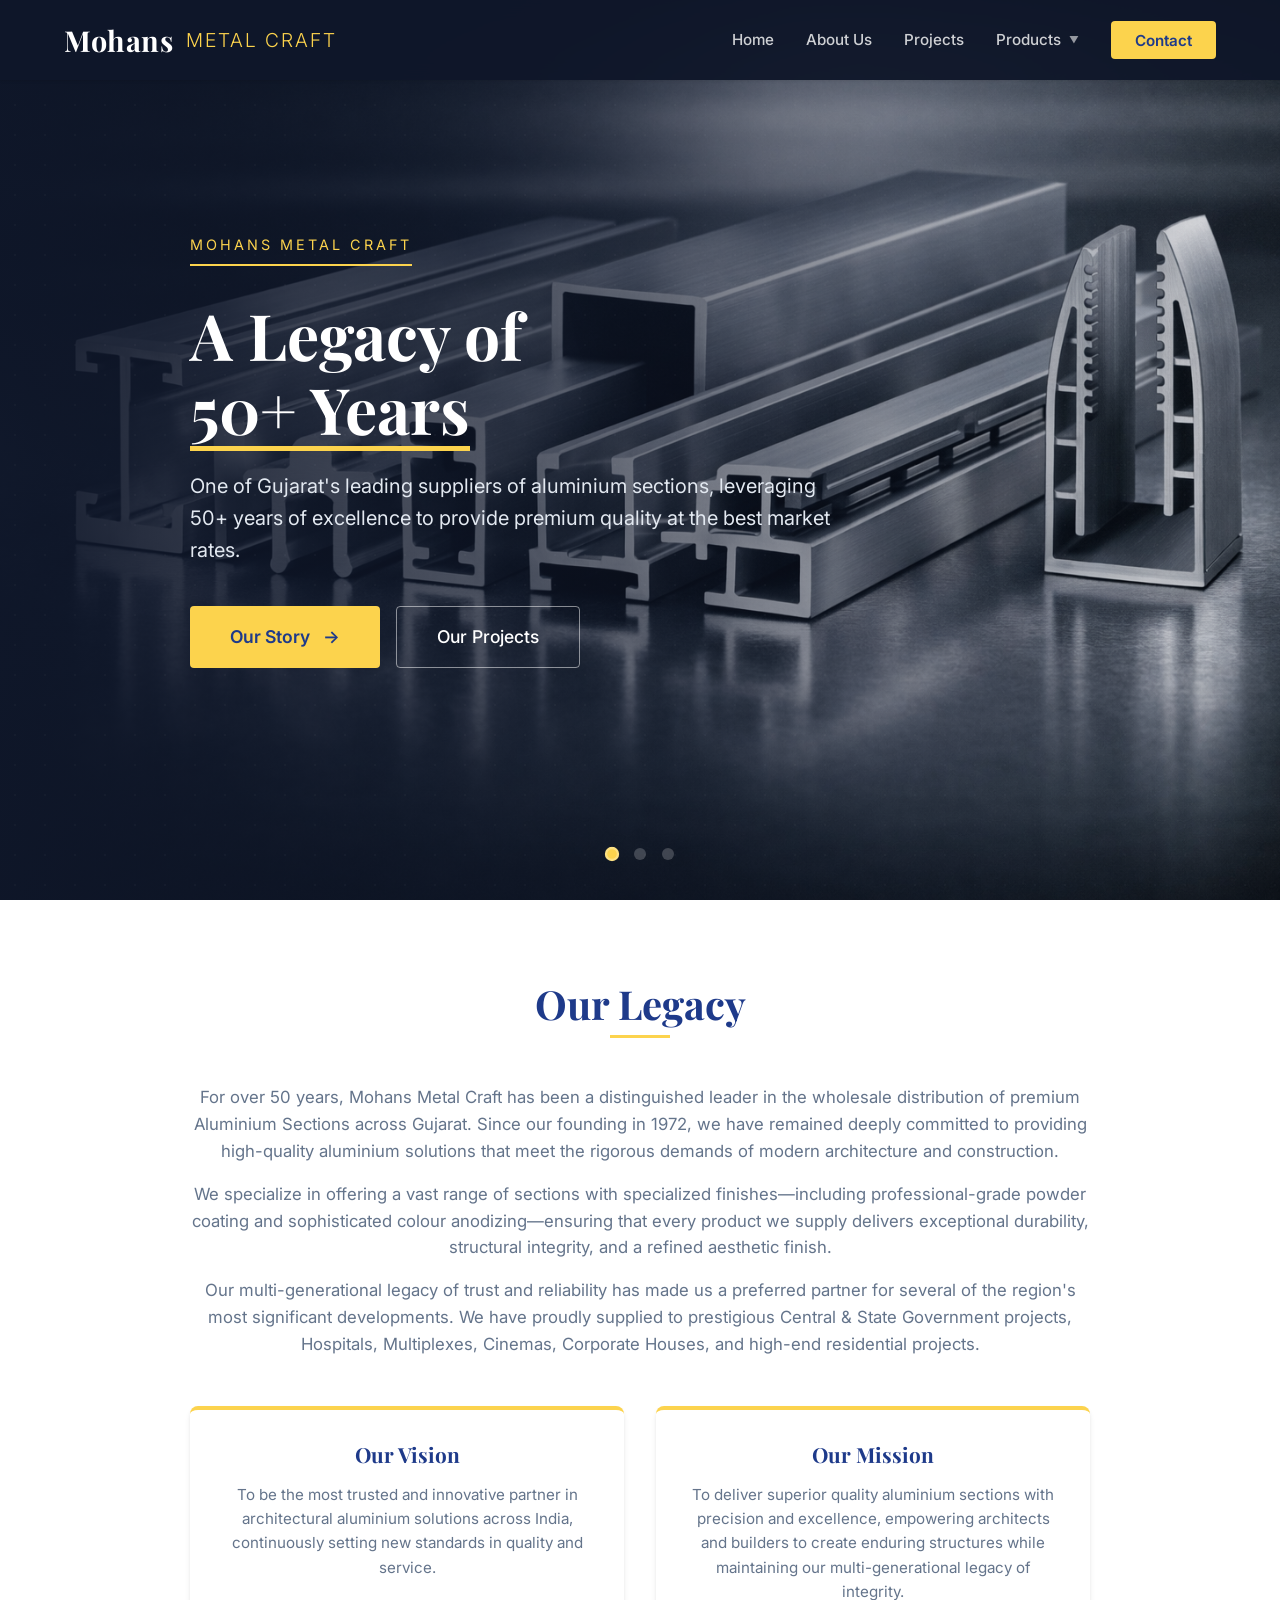
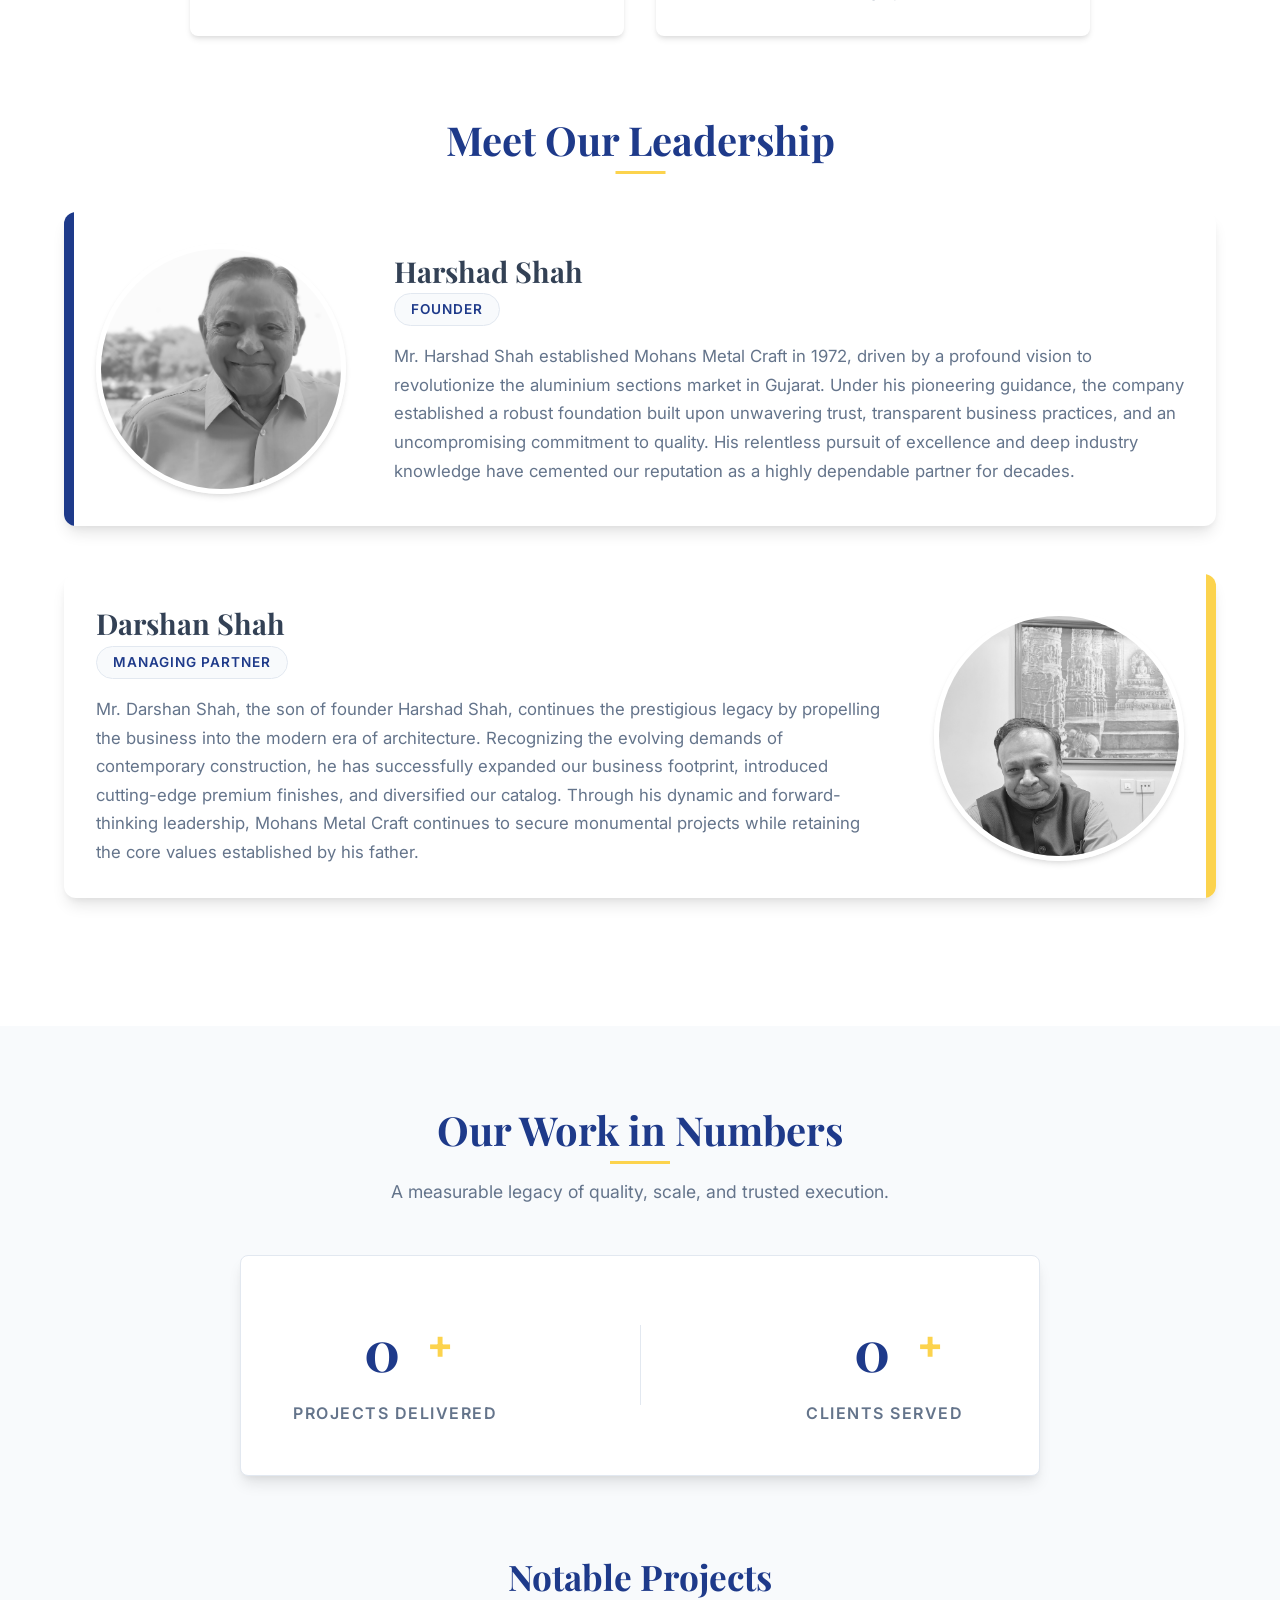
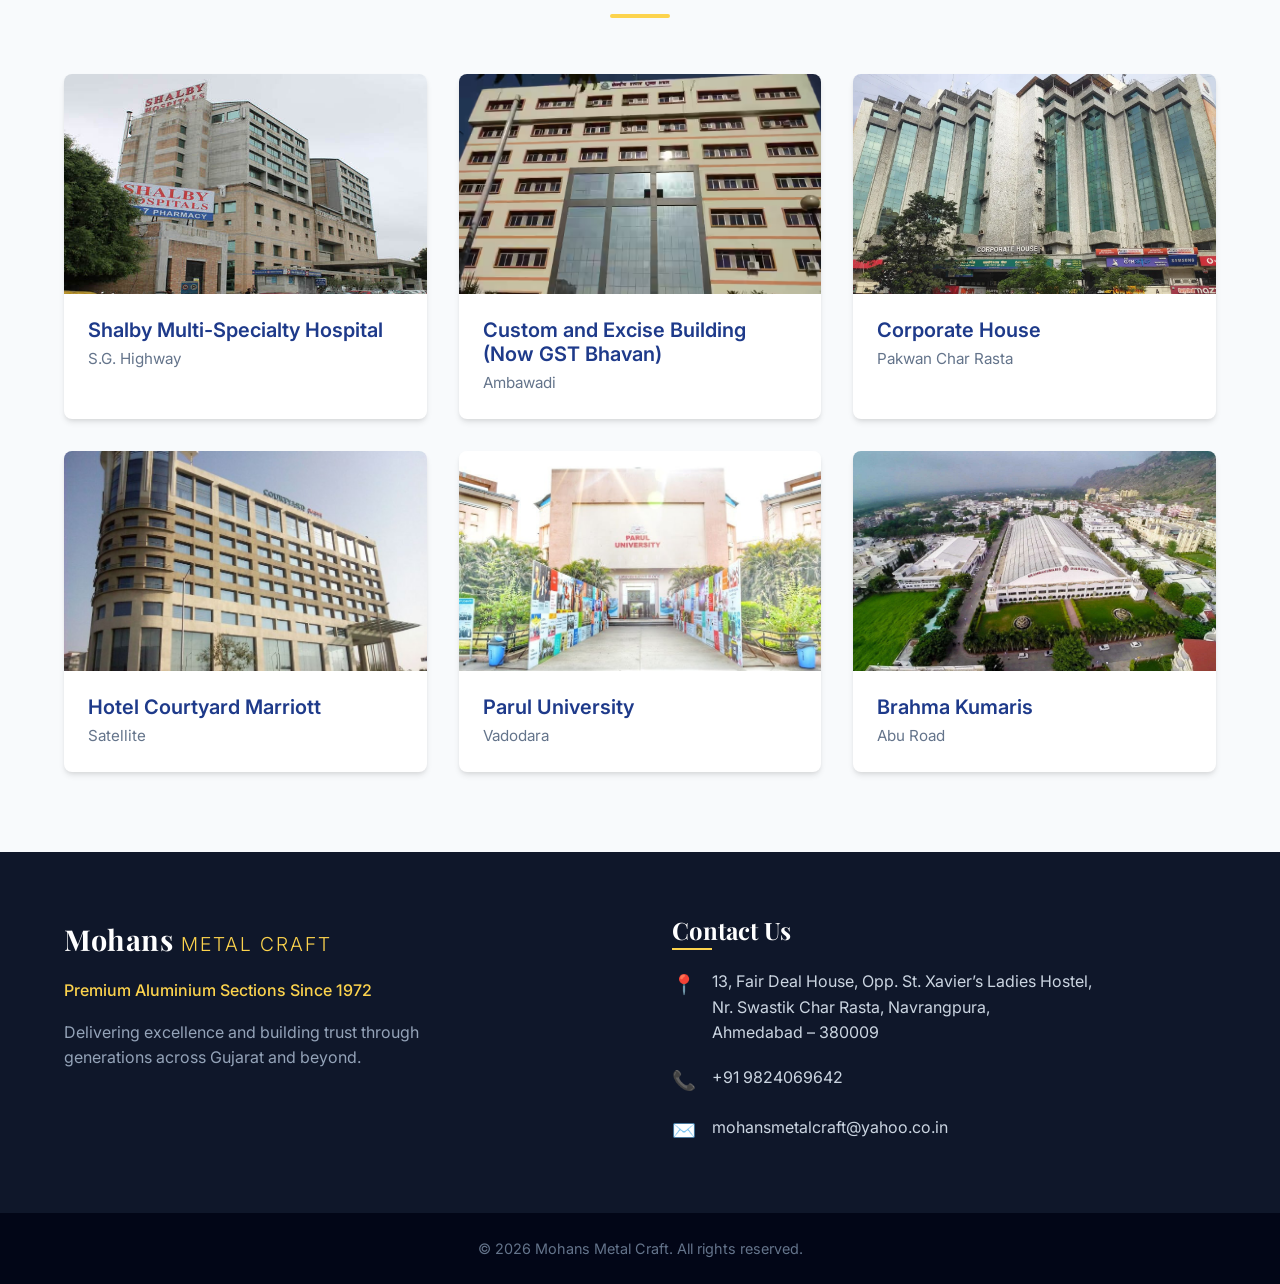
<file: index.html>
<!DOCTYPE html>
<html lang="en">
<head>
    <meta charset="UTF-8">
    <meta name="viewport" content="width=device-width, initial-scale=1.0">
    <title>Mohans Metal Craft | Aluminium Sections Distributor Since 1972</title>
    <meta name="description" content="Mohans Metal Craft - Wholesale Aluminium Sections in Gujarat since 1972. We supply premium aluminium sections in various finishes for commercial and residential projects.">
    <!-- Google Fonts -->
    <link rel="preconnect" href="https://fonts.googleapis.com">
    <link rel="preconnect" href="https://fonts.gstatic.com" crossorigin>
    <link href="https://fonts.googleapis.com/css2?family=Inter:wght@300;400;500;600;700&family=Playfair+Display:ital,wght@0,400;0,600;0,700;1,400&display=swap" rel="stylesheet">
    <!-- Custom CSS -->
    <link rel="stylesheet" href="css/styles.css">
    <!-- Favicon -->
    <link rel="icon" type="image/png" href="images/logo.png">
    <link rel="canonical" href="https://mohansmetalcraft.com/">
</head>
<body>
    <!-- Header -->
    <header class="header" id="header">
        <div class="container header-content">
            <a href="#" class="logo">
                Mohans <span class="logo-accent">Metal Craft</span>
            </a>
            <nav class="nav" id="nav">
                <ul class="nav-list">
                    <li class="nav-item"><a href="#home" class="nav-link">Home</a></li>
                    <li class="nav-item"><a href="#about" class="nav-link">About Us</a></li>
                    <li class="nav-item"><a href="#projects" class="nav-link">Projects</a></li>
                    <li class="nav-item dropdown">
                        <a href="products.html" class="nav-link dropdown-toggle">
                            Products <span class="arrow">▼</span>
                        </a>
                        <ul class="dropdown-menu">
                            <li><a href="architectural-sections.html">Architectural Sections</a></li>
                            <li><a href="industrial-sections.html">Industrial Sections</a></li>
                            <li><a href="solar-sections.html">Renewable Energy Sections</a></li>
                            <li><a href="other-sections.html">Specialized Sections</a></li>
                        </ul>
                    </li>
                    <li class="nav-item"><a href="#contact" class="nav-link btn-contact">Contact</a></li>
                </ul>
            </nav>
            <button class="mobile-toggle" aria-label="Toggle Navigation">
                <span class="bar"></span>
                <span class="bar"></span>
                <span class="bar"></span>
            </button>
        </div>
    </header>

    <!-- Main Content -->
    <main>
        <!-- Hero Section -->
        <section class="hero" id="home">
            <div class="slider-container">
                <!-- Slide 1: Who We Are & Legacy -->
                <div class="slide active">
                    <div class="slide-bg">
                        <img src="images/banner/1.png" alt="Mohans Metal Craft Legacy">
                    </div>
                    <div class="container slide-content slide-content-left">
                        <p class="hero-kicker">Mohans Metal Craft</p>
                        <h1 class="hero-title">A Legacy of <br><span class="hero-highlight">50+ Years</span></h1>
                        <p class="hero-subtitle">One of Gujarat's leading suppliers of aluminium sections, leveraging 50+ years of excellence to provide premium quality at the best market rates.</p>
                        <div class="hero-cta">
                            <a href="#about" class="btn btn-hero">Our Story <span class="btn-arrow">&rarr;</span></a>
                            <a href="#projects" class="btn btn-hero-secondary">Our Projects</a>
                        </div>
                    </div>
                </div>

                <!-- Slide 2: Quality Focus -->
                <div class="slide">
                    <div class="slide-bg">
                        <img src="images/banner/2.png" alt="Uncompromising Quality">
                    </div>
                    <div class="container slide-content slide-content-left">
                        <p class="hero-kicker">Uncompromising Quality</p>
                        <h1 class="hero-title">Precision & <br><span class="hero-highlight">Excellence</span></h1>
                        <p class="hero-subtitle">Premium aluminium sections with superior finishes like powder coating and colour anodizing.</p>
                        <div class="hero-cta">
                            <a href="products.html" class="btn btn-hero">Browse Products <span class="btn-arrow">&rarr;</span></a>
                        </div>
                    </div>
                </div>

                <!-- Slide 3: Custom Solutions -->
                <div class="slide">
                    <div class="slide-bg">
                        <img src="images/banner/3.png" alt="Customized Solutions">
                    </div>
                    <div class="container slide-content slide-content-left">
                        <p class="hero-kicker">Tailored to You</p>
                        <h1 class="hero-title">Customized <br><span class="hero-highlight">Solutions</span></h1>
                        <p class="hero-subtitle">Bespoke profiles for every architectural and industrial need, offered at the market's best prices.</p>
                        <div class="hero-cta">
                            <a href="#contact" class="btn btn-hero">Get a Quote <span class="btn-arrow">&rarr;</span></a>
                        </div>
                    </div>
                </div>
            </div>


            <div class="slider-dots">
                <span class="dot active" data-index="0"></span>
                <span class="dot" data-index="1"></span>
                <span class="dot" data-index="2"></span>
            </div>
        </section>

        <!-- About Section -->
        <section class="section about" id="about">
            <div class="container">
                <div class="section-header text-center">
                    <h2 class="section-title">Our Legacy</h2>
                </div>
                
                <div class="about-content">
                    <div class="about-text-center">
                        <p>For over 50 years, Mohans Metal Craft has been a distinguished leader in the wholesale distribution of premium Aluminium Sections across Gujarat. Since our founding in 1972, we have remained deeply committed to providing high-quality aluminium solutions that meet the rigorous demands of modern architecture and construction.</p>
                        <p>We specialize in offering a vast range of sections with specialized finishes—including professional-grade powder coating and sophisticated colour anodizing—ensuring that every product we supply delivers exceptional durability, structural integrity, and a refined aesthetic finish.</p>
                        <p>Our multi-generational legacy of trust and reliability has made us a preferred partner for several of the region's most significant developments. We have proudly supplied to prestigious Central & State Government projects, Hospitals, Multiplexes, Cinemas, Corporate Houses, and high-end residential projects.</p>
                        
                        <div class="vision-mission">
                            <div class="vm-card">
                                <h4>Our Vision</h4>
                                <p>To be the most trusted and innovative partner in architectural aluminium solutions across India, continuously setting new standards in quality and service.</p>
                            </div>
                            <div class="vm-card">
                                <h4>Our Mission</h4>
                                <p>To deliver superior quality aluminium sections with precision and excellence, empowering architects and builders to create enduring structures while maintaining our multi-generational legacy of integrity.</p>
                            </div>
                        </div>
                    </div>
                </div>

                <div class="leadership-section mt-5">
                    <h3 class="leadership-title text-center">Meet Our Leadership</h3>
                    
                    <div class="founder-showcase">
                        <div class="founder-image-large">
                            <img src="images/harshad.jpg" alt="Harshad Shah - Founder" loading="lazy">
                        </div>
                        <div class="founder-details">
                            <h4 class="founder-name">Harshad Shah</h4>
                            <p class="founder-role-badge">Founder</p>
                            <p class="founder-bio">Mr. Harshad Shah established Mohans Metal Craft in 1972, driven by a profound vision to revolutionize the aluminium sections market in Gujarat. Under his pioneering guidance, the company established a robust foundation built upon unwavering trust, transparent business practices, and an uncompromising commitment to quality. His relentless pursuit of excellence and deep industry knowledge have cemented our reputation as a highly dependable partner for decades.</p>
                        </div>
                    </div>

                    <div class="founder-showcase reverse">
                        <div class="founder-image-large">
                            <img src="images/darshan.jpg" alt="Darshan Shah - Managing Partner" loading="lazy" style="object-position: top;">
                        </div>
                        <div class="founder-details">
                            <h4 class="founder-name">Darshan Shah</h4>
                            <p class="founder-role-badge">Managing Partner</p>
                            <p class="founder-bio">Mr. Darshan Shah, the son of founder Harshad Shah, continues the prestigious legacy by propelling the business into the modern era of architecture. Recognizing the evolving demands of contemporary construction, he has successfully expanded our business footprint, introduced cutting-edge premium finishes, and diversified our catalog. Through his dynamic and forward-thinking leadership, Mohans Metal Craft continues to secure monumental projects while retaining the core values established by his father.</p>
                        </div>
                    </div>
                </div>
            </div>
        </section>

        <!-- Projects Section -->
        <section class="section projects bg-light" id="projects">
            <div class="container">
                <div class="section-header text-center">
                    <h2 class="section-title">Our Work in Numbers</h2>
                    <p class="section-desc">A measurable legacy of quality, scale, and trusted execution.</p>
                </div>

                <!-- Stats Section -->
                <div class="stats-container">
                    <div class="stat-item">
                        <span class="stat-number" data-target="1500">0</span><span class="stat-suffix">+</span>
                        <p class="stat-label">Projects Delivered</p>
                    </div>
                    <div class="stat-item">
                        <div class="stat-divider"></div>
                    </div>
                    <div class="stat-item">
                        <span class="stat-number" data-target="500">0</span><span class="stat-suffix">+</span>
                        <p class="stat-label">Clients Served</p>
                    </div>
                </div>

                <!-- Showcase Header -->
                <div class="showcase-header text-center">
                    <h3 class="showcase-title">Notable Projects</h3>
                    <div class="showcase-underline"></div>
                </div>
                
                <div class="projects-grid">
                    <!-- Cards updated with user provided images -->
                    <div class="project-card">
                        <div class="project-img-wrapper">
                            <img src="images/projects/Shalby-hospital.jpg" alt="Shalby Multi-Specialty Hospital" loading="lazy">
                        </div>
                        <div class="project-info">
                            <h3>Shalby Multi-Specialty Hospital</h3>
                            <p>S.G. Highway</p>
                        </div>
                    </div>
                    
                    <div class="project-card">
                        <div class="project-img-wrapper">
                            <img src="images/projects/central-excise-department-ambawadi-.avif" alt="Custom and Excise Building" loading="lazy">
                        </div>
                        <div class="project-info">
                            <h3>Custom and Excise Building (Now GST Bhavan)</h3>
                            <p>Ambawadi</p>
                        </div>
                    </div>
                    
                    <div class="project-card">
                        <div class="project-img-wrapper">
                            <img src="images/projects/corporate-house.webp" alt="Corporate House" loading="lazy">
                        </div>
                        <div class="project-info">
                            <h3>Corporate House</h3>
                            <p>Pakwan Char Rasta</p>
                        </div>
                    </div>
                    
                    <div class="project-card">
                        <div class="project-img-wrapper">
                            <img src="images/projects/courtyard-mariott.jpg" alt="Hotel Courtyard Marriott" loading="lazy">
                        </div>
                        <div class="project-info">
                            <h3>Hotel Courtyard Marriott</h3>
                            <p>Satellite</p>
                        </div>
                    </div>
                    
                    <div class="project-card">
                        <div class="project-img-wrapper">
                            <img src="images/projects/parul-university-vadodara.jpg" alt="Parul University" loading="lazy">
                        </div>
                        <div class="project-info">
                            <h3>Parul University</h3>
                            <p>Vadodara</p>
                        </div>
                    </div>
                    
                    <div class="project-card">
                        <div class="project-img-wrapper">
                            <img src="images/projects/lq_shantivan-brahma-kumaris-abu-road.jpg" alt="Brahma Kumaris" loading="lazy">
                        </div>
                        <div class="project-info">
                            <h3>Brahma Kumaris</h3>
                            <p>Abu Road</p>
                        </div>
                    </div>
                </div>
            </div>
        </section>



    </main>

    <!-- Footer -->
    <footer class="footer" id="contact">
        <div class="container footer-grid">
            <div class="footer-brand">
                <a href="#" class="logo footer-logo">
                    Mohans <span class="logo-accent">Metal Craft</span>
                </a>
                <p class="footer-tagline">Premium Aluminium Sections Since 1972</p>
                <p class="footer-desc">Delivering excellence and building trust through generations across Gujarat and beyond.</p>
            </div>
            
            <div class="footer-contact">
                <h3>Contact Us</h3>
                <ul class="contact-list">
                    <li>
                        <span class="icon">📍</span>
                        <p>13, Fair Deal House, Opp. St. Xavier’s Ladies Hostel,<br>Nr. Swastik Char Rasta, Navrangpura,<br>Ahmedabad – 380009</p>
                    </li>
                    <li>
                        <span class="icon">📞</span>
                        <p><a href="tel:+919824069642">+91 9824069642</a></p>
                    </li>
                    <li>
                        <span class="icon">✉️</span>
                        <p><a href="mailto:mohansmetalcraft@yahoo.co.in">mohansmetalcraft@yahoo.co.in</a></p>
                    </li>
                </ul>
            </div>
        </div>
        <div class="footer-bottom">
            <div class="container text-center">
                <p>&copy; 2026 Mohans Metal Craft. All rights reserved.</p>
            </div>
        </div>
    </footer>

    <script src="js/script.js"></script>
</body>
</html>
</file>
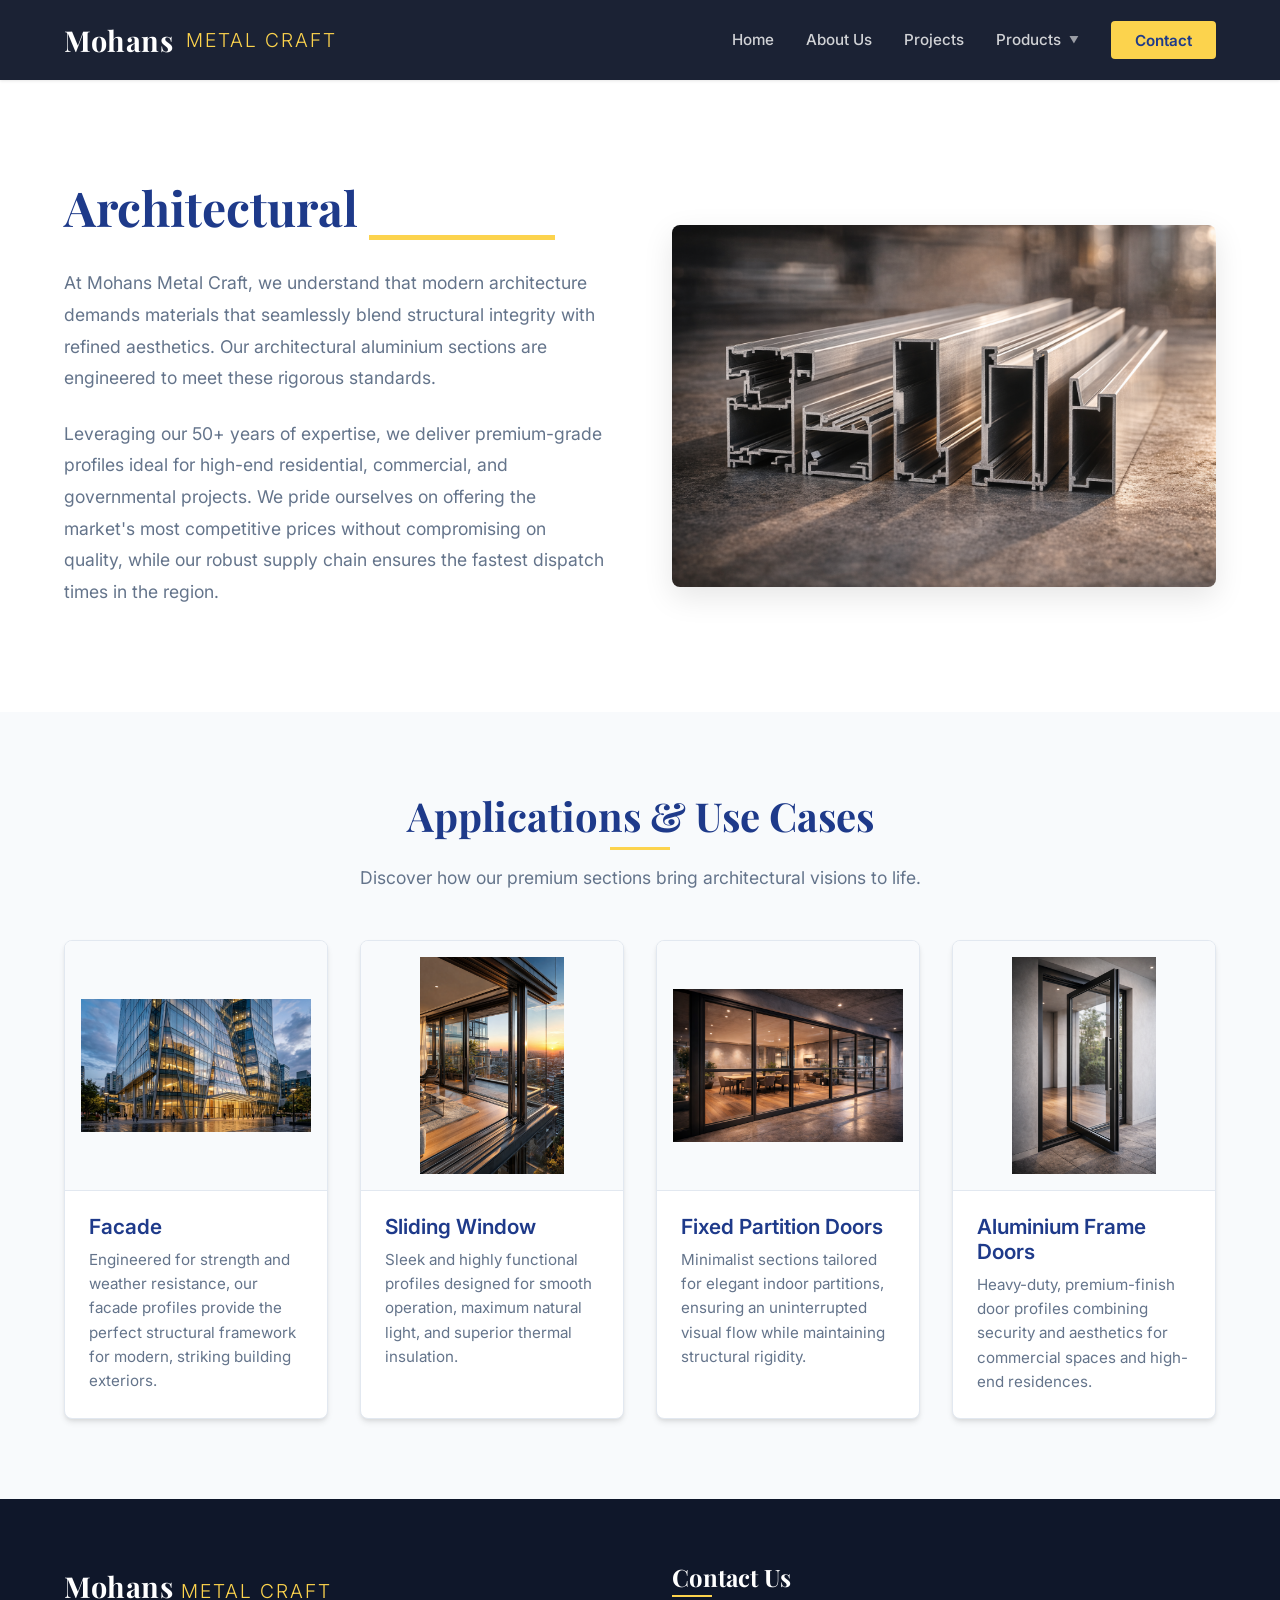
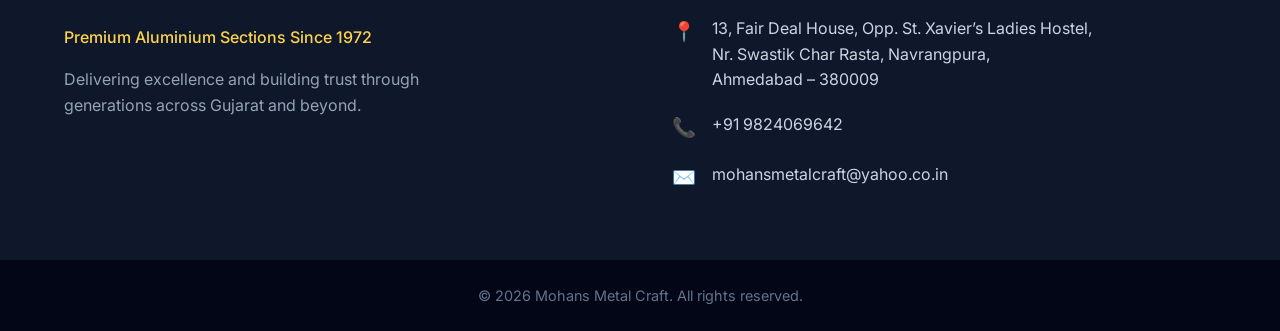
<file: architectural-sections.html>
<!DOCTYPE html>
<html lang="en">
<head>
    <meta charset="UTF-8">
    <meta name="viewport" content="width=device-width, initial-scale=1.0">
    <title>Architectural Sections | Mohans Metal Craft | Aluminium Sections Distributor</title>
    <meta name="description" content="Mohans Metal Craft - Wholesale Aluminium Sections in Gujarat since 1972. We supply premium aluminium sections in various finishes for commercial and residential projects.">
    <!-- Google Fonts -->
    <link rel="preconnect" href="https://fonts.googleapis.com">
    <link rel="preconnect" href="https://fonts.gstatic.com" crossorigin>
    <link href="https://fonts.googleapis.com/css2?family=Inter:wght@300;400;500;600;700&family=Playfair+Display:ital,wght@0,400;0,600;0,700;1,400&display=swap" rel="stylesheet">
    <!-- Custom CSS -->
    <link rel="stylesheet" href="css/styles.css">
    <!-- Favicon -->
    <link rel="icon" type="image/png" href="images/logo.png">
    <link rel="canonical" href="https://mohansmetalcraft.com/architectural-sections.html">
</head>
<body>
    <!-- Header -->
    <header class="header" id="header">
        <div class="container header-content">
            <a href="index.html" class="logo">
                Mohans <span class="logo-accent">Metal Craft</span>
            </a>
            <nav class="nav" id="nav">
                <ul class="nav-list">
                    <li class="nav-item"><a href="index.html#home" class="nav-link">Home</a></li>
                    <li class="nav-item"><a href="index.html#about" class="nav-link">About Us</a></li>
                    <li class="nav-item"><a href="index.html#projects" class="nav-link">Projects</a></li>
                    <li class="nav-item dropdown">
                        <a href="products.html" class="nav-link dropdown-toggle">
                            Products <span class="arrow">▼</span>
                        </a>
                        <ul class="dropdown-menu">
                            <li><a href="architectural-sections.html">Architectural Sections</a></li>
                            <li><a href="industrial-sections.html">Industrial Sections</a></li>
                            <li><a href="solar-sections.html">Renewable Energy Sections</a></li>
                            <li><a href="other-sections.html">Specialized Sections</a></li>
                        </ul>
                    </li>
                    <li class="nav-item"><a href="index.html#contact" class="nav-link btn-contact">Contact</a></li>
                </ul>
            </nav>
            <button class="mobile-toggle" aria-label="Toggle Navigation">
                <span class="bar"></span>
                <span class="bar"></span>
                <span class="bar"></span>
            </button>
        </div>
    </header>

    <!-- Main Content -->
    <main>
        <!-- Header Spacer -->
        <div style="height: 100px; background-color: var(--color-bg-dark);"></div>

        <!-- Architectural Overview (Top Section) -->
        <section class="section pt-5" id="architectural-overview">
            <div class="container" style="display: flex; flex-wrap: wrap; align-items: center; gap: 4rem;">
                <div style="flex: 1; min-width: 300px;">
                    <h1 class="hero-title" style="color: var(--color-primary); margin-bottom: 2rem; font-size: 3rem;">Architectural <span class="hero-highlight">Sections</span></h1>
                    <p style="font-size: 1.1rem; line-height: 1.8; color: var(--color-text-light); margin-bottom: 1.5rem;">
                        At Mohans Metal Craft, we understand that modern architecture demands materials that seamlessly blend structural integrity with refined aesthetics. Our architectural aluminium sections are engineered to meet these rigorous standards.
                    </p>
                    <p style="font-size: 1.1rem; line-height: 1.8; color: var(--color-text-light); margin-bottom: 1.5rem;">
                        Leveraging our 50+ years of expertise, we deliver premium-grade profiles ideal for high-end residential, commercial, and governmental projects. We pride ourselves on offering the market's most competitive prices without compromising on quality, while our robust supply chain ensures the fastest dispatch times in the region.
                    </p>
                </div>
                <div style="flex: 1; min-width: 300px;">
                    <img src="images/products/architecture/sections.png" alt="Architectural Aluminium Sections" style="width: 100%; border-radius: 8px; box-shadow: 0 10px 30px rgba(0,0,0,0.1);">
                </div>
            </div>
        </section>

        <!-- Use Cases (Bottom Section) -->
        <section class="section bg-light" id="architectural-use-cases">
            <div class="container">
                <div class="section-header text-center">
                    <h2 class="section-title">Applications & Use Cases</h2>
                    <p class="section-desc">Discover how our premium sections bring architectural visions to life.</p>
                </div>
                
                <div class="catalog-grid">
                    <!-- Facade -->
                    <div class="catalog-item">
                        <div class="catalog-img-wrapper" style="height: 250px;">
                            <img src="images/products/architecture/use case/facade.png" alt="Facade Sections" loading="lazy">
                        </div>
                        <div class="catalog-content">
                            <h3>Facade</h3>
                            <p>Engineered for strength and weather resistance, our facade profiles provide the perfect structural framework for modern, striking building exteriors.</p>
                        </div>
                    </div>
                    
                    <!-- Sliding Window -->
                    <div class="catalog-item">
                        <div class="catalog-img-wrapper" style="height: 250px;">
                            <img src="images/products/architecture/use case/sliding window.png" alt="Sliding Window Sections" loading="lazy">
                        </div>
                        <div class="catalog-content">
                            <h3>Sliding Window</h3>
                            <p>Sleek and highly functional profiles designed for smooth operation, maximum natural light, and superior thermal insulation.</p>
                        </div>
                    </div>
                    
                    <!-- Fixed Partition Doors -->
                    <div class="catalog-item">
                        <div class="catalog-img-wrapper" style="height: 250px;">
                            <img src="images/products/architecture/use case/fixed partition doors.png" alt="Fixed Partition Doors" loading="lazy">
                        </div>
                        <div class="catalog-content">
                            <h3>Fixed Partition Doors</h3>
                            <p>Minimalist sections tailored for elegant indoor partitions, ensuring an uninterrupted visual flow while maintaining structural rigidity.</p>
                        </div>
                    </div>
                    
                    <!-- Doors with Aluminium Frame -->
                    <div class="catalog-item">
                        <div class="catalog-img-wrapper" style="height: 250px;">
                            <img src="images/products/architecture/use case/doors.png" alt="Aluminium Frame Doors" loading="lazy">
                        </div>
                        <div class="catalog-content">
                            <h3>Aluminium Frame Doors</h3>
                            <p>Heavy-duty, premium-finish door profiles combining security and aesthetics for commercial spaces and high-end residences.</p>
                        </div>
                    </div>
                </div>
            </div>
        </section>

    </main>

    <!-- Footer -->
    <footer class="footer" id="contact">
        <div class="container footer-grid">
            <div class="footer-brand">
                <a href="index.html" class="logo footer-logo">
                    Mohans <span class="logo-accent">Metal Craft</span>
                </a>
                <p class="footer-tagline">Premium Aluminium Sections Since 1972</p>
                <p class="footer-desc">Delivering excellence and building trust through generations across Gujarat and beyond.</p>
            </div>
            
            <div class="footer-contact">
                <h3>Contact Us</h3>
                <ul class="contact-list">
                    <li>
                        <span class="icon">📍</span>
                        <p>13, Fair Deal House, Opp. St. Xavier’s Ladies Hostel,<br>Nr. Swastik Char Rasta, Navrangpura,<br>Ahmedabad – 380009</p>
                    </li>
                    <li>
                        <span class="icon">📞</span>
                        <p><a href="tel:+919824069642">+91 9824069642</a></p>
                    </li>
                    <li>
                        <span class="icon">✉️</span>
                        <p><a href="mailto:mohansmetalcraft@yahoo.co.in">mohansmetalcraft@yahoo.co.in</a></p>
                    </li>
                </ul>
            </div>
        </div>
        <div class="footer-bottom">
            <div class="container text-center">
                <p>&copy; 2026 Mohans Metal Craft. All rights reserved.</p>
            </div>
        </div>
    </footer>

    <script src="js/script.js"></script>
</body>
</html>
</file>
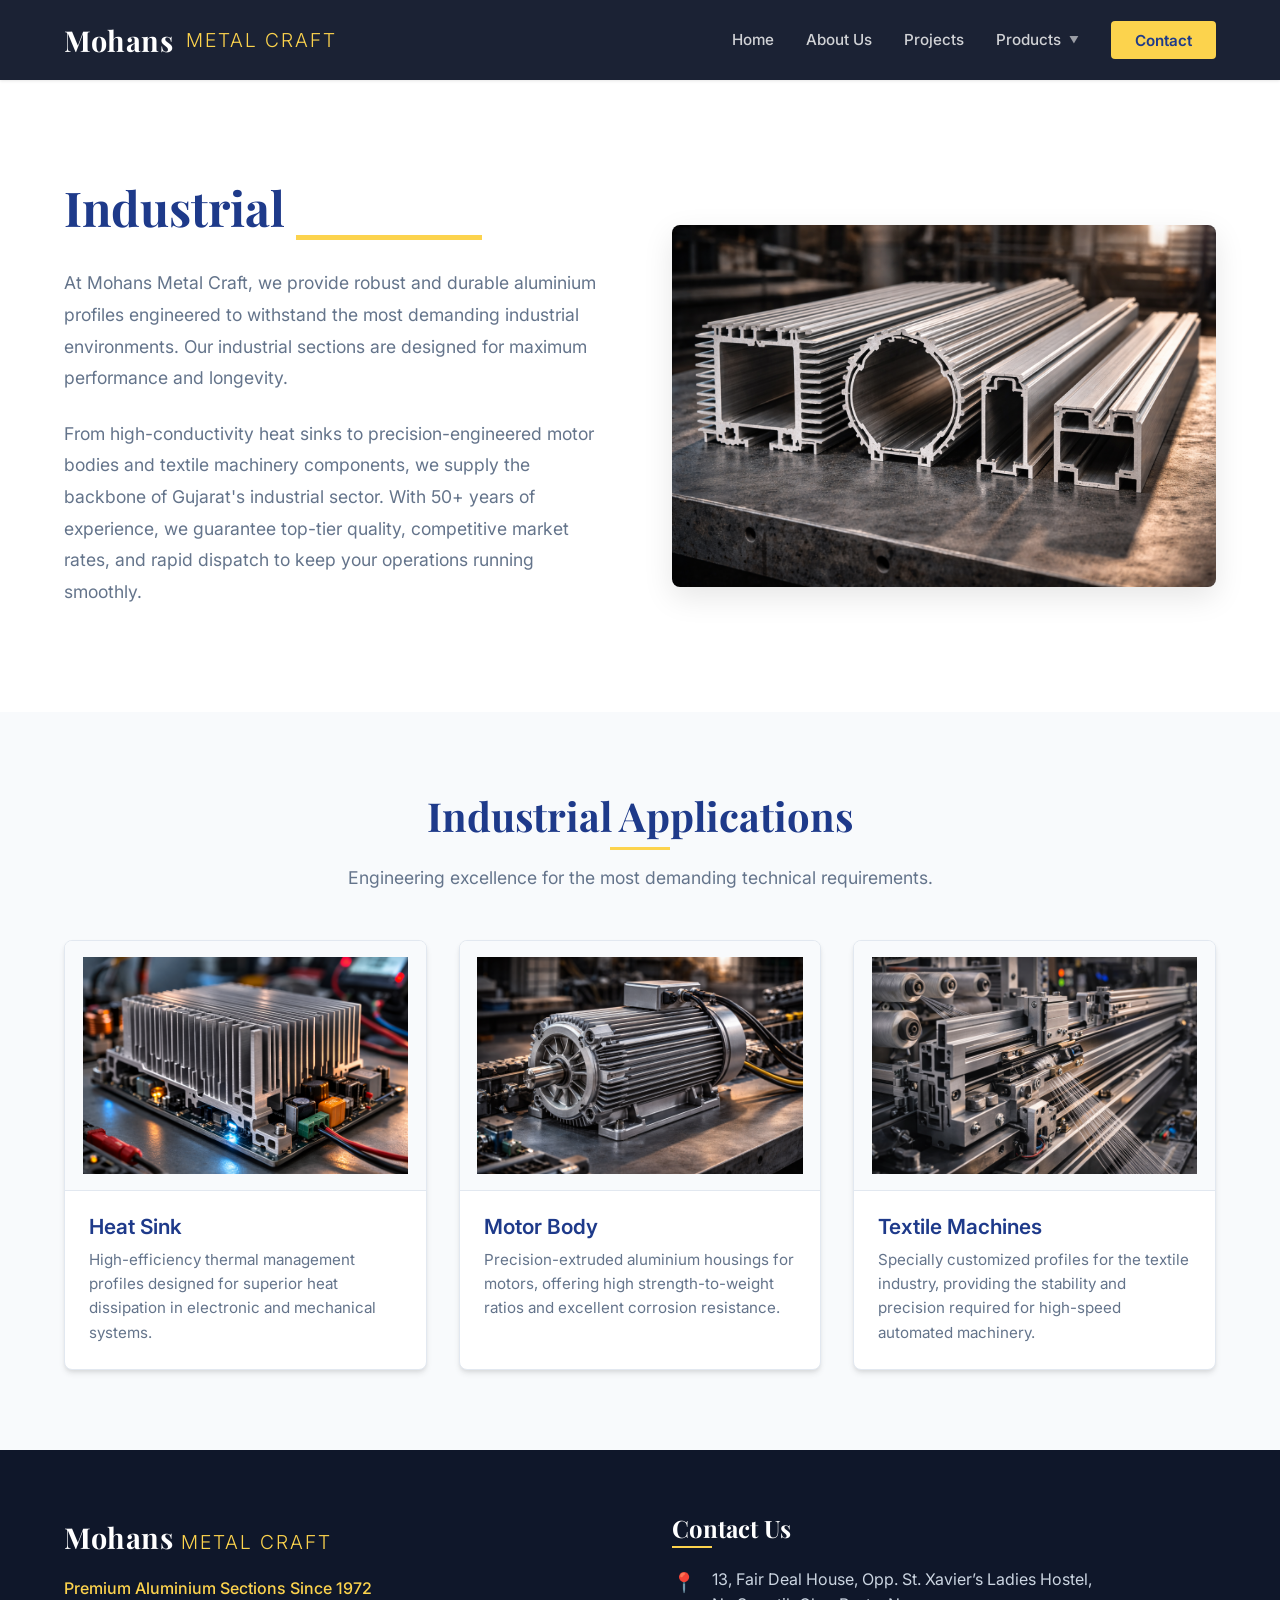
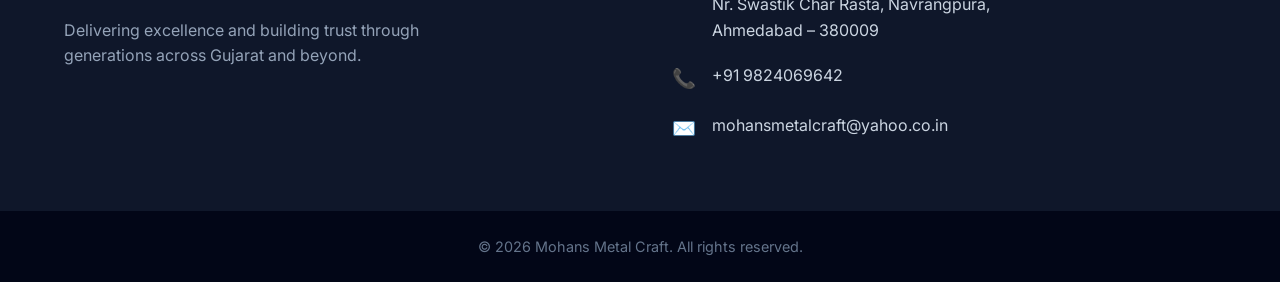
<file: industrial-sections.html>
<!DOCTYPE html>
<html lang="en">
<head>
    <meta charset="UTF-8">
    <meta name="viewport" content="width=device-width, initial-scale=1.0">
    <title>Industrial Sections | Mohans Metal Craft | Aluminium Sections Distributor</title>
    <meta name="description" content="Mohans Metal Craft - Wholesale Aluminium Sections in Gujarat since 1972. We supply premium industrial aluminium sections for heat sinks, motor bodies, and textile machinery.">
    <!-- Google Fonts -->
    <link rel="preconnect" href="https://fonts.googleapis.com">
    <link rel="preconnect" href="https://fonts.gstatic.com" crossorigin>
    <link href="https://fonts.googleapis.com/css2?family=Inter:wght@300;400;500;600;700&family=Playfair+Display:ital,wght@0,400;0,600;0,700;1,400&display=swap" rel="stylesheet">
    <!-- Custom CSS -->
    <link rel="stylesheet" href="css/styles.css">
    <!-- Favicon -->
    <link rel="icon" type="image/png" href="images/logo.png">
    <link rel="canonical" href="https://mohansmetalcraft.com/industrial-sections.html">
</head>
<body>
    <!-- Header -->
    <header class="header" id="header">
        <div class="container header-content">
            <a href="index.html" class="logo">
                Mohans <span class="logo-accent">Metal Craft</span>
            </a>
            <nav class="nav" id="nav">
                <ul class="nav-list">
                    <li class="nav-item"><a href="index.html#home" class="nav-link">Home</a></li>
                    <li class="nav-item"><a href="index.html#about" class="nav-link">About Us</a></li>
                    <li class="nav-item"><a href="index.html#projects" class="nav-link">Projects</a></li>
                    <li class="nav-item dropdown">
                        <a href="products.html" class="nav-link dropdown-toggle">
                            Products <span class="arrow">▼</span>
                        </a>
                        <ul class="dropdown-menu">
                            <li><a href="architectural-sections.html">Architectural Sections</a></li>
                            <li><a href="industrial-sections.html">Industrial Sections</a></li>
                            <li><a href="solar-sections.html">Renewable Energy Sections</a></li>
                            <li><a href="other-sections.html">Specialized Sections</a></li>
                        </ul>
                    </li>
                    <li class="nav-item"><a href="index.html#contact" class="nav-link btn-contact">Contact</a></li>
                </ul>
            </nav>
            <button class="mobile-toggle" aria-label="Toggle Navigation">
                <span class="bar"></span>
                <span class="bar"></span>
                <span class="bar"></span>
            </button>
        </div>
    </header>

    <!-- Main Content -->
    <main>
        <!-- Header Spacer -->
        <div style="height: 100px; background-color: var(--color-bg-dark);"></div>

        <!-- Industrial Overview (Top Section) -->
        <section class="section pt-5" id="industrial-overview">
            <div class="container" style="display: flex; flex-wrap: wrap; align-items: center; gap: 4rem;">
                <div style="flex: 1; min-width: 300px;">
                    <h1 class="hero-title" style="color: var(--color-primary); margin-bottom: 2rem; font-size: 3rem;">Industrial <span class="hero-highlight">Sections</span></h1>
                    <p style="font-size: 1.1rem; line-height: 1.8; color: var(--color-text-light); margin-bottom: 1.5rem;">
                        At Mohans Metal Craft, we provide robust and durable aluminium profiles engineered to withstand the most demanding industrial environments. Our industrial sections are designed for maximum performance and longevity.
                    </p>
                    <p style="font-size: 1.1rem; line-height: 1.8; color: var(--color-text-light); margin-bottom: 1.5rem;">
                        From high-conductivity heat sinks to precision-engineered motor bodies and textile machinery components, we supply the backbone of Gujarat's industrial sector. With 50+ years of experience, we guarantee top-tier quality, competitive market rates, and rapid dispatch to keep your operations running smoothly.
                    </p>
                </div>
                <div style="flex: 1; min-width: 300px;">
                    <img src="images/products/industrial/sections.png" alt="Industrial Aluminium Sections" style="width: 100%; border-radius: 8px; box-shadow: 0 10px 30px rgba(0,0,0,0.1);">
                </div>
            </div>
        </section>

        <!-- Use Cases (Bottom Section) -->
        <section class="section bg-light" id="industrial-use-cases">
            <div class="container">
                <div class="section-header text-center">
                    <h2 class="section-title">Industrial Applications</h2>
                    <p class="section-desc">Engineering excellence for the most demanding technical requirements.</p>
                </div>
                
                <div class="catalog-grid" style="display: grid; grid-template-columns: repeat(auto-fit, minmax(300px, 1fr)); gap: 2rem;">
                    <!-- Heat Sink -->
                    <div class="catalog-item">
                        <div class="catalog-img-wrapper" style="height: 250px;">
                            <img src="images/products/industrial/applications/heat sink.png" alt="Heat Sink Sections" loading="lazy">
                        </div>
                        <div class="catalog-content">
                            <h3>Heat Sink</h3>
                            <p>High-efficiency thermal management profiles designed for superior heat dissipation in electronic and mechanical systems.</p>
                        </div>
                    </div>
                    
                    <!-- Motor Body -->
                    <div class="catalog-item">
                        <div class="catalog-img-wrapper" style="height: 250px;">
                            <img src="images/products/industrial/applications/motor body.png" alt="Motor Body Sections" loading="lazy">
                        </div>
                        <div class="catalog-content">
                            <h3>Motor Body</h3>
                            <p>Precision-extruded aluminium housings for motors, offering high strength-to-weight ratios and excellent corrosion resistance.</p>
                        </div>
                    </div>
                    
                    <!-- Textile Machines -->
                    <div class="catalog-item">
                        <div class="catalog-img-wrapper" style="height: 250px;">
                            <img src="images/products/industrial/applications/textile machines.png" alt="Textile Machines Sections" loading="lazy">
                        </div>
                        <div class="catalog-content">
                            <h3>Textile Machines</h3>
                            <p>Specially customized profiles for the textile industry, providing the stability and precision required for high-speed automated machinery.</p>
                        </div>
                    </div>
                </div>
            </div>
        </section>

    </main>

    <!-- Footer -->
    <footer class="footer" id="contact">
        <div class="container footer-grid">
            <div class="footer-brand">
                <a href="index.html" class="logo footer-logo">
                    Mohans <span class="logo-accent">Metal Craft</span>
                </a>
                <p class="footer-tagline">Premium Aluminium Sections Since 1972</p>
                <p class="footer-desc">Delivering excellence and building trust through generations across Gujarat and beyond.</p>
            </div>
            
            <div class="footer-contact">
                <h3>Contact Us</h3>
                <ul class="contact-list">
                    <li>
                        <span class="icon">📍</span>
                        <p>13, Fair Deal House, Opp. St. Xavier’s Ladies Hostel,<br>Nr. Swastik Char Rasta, Navrangpura,<br>Ahmedabad – 380009</p>
                    </li>
                    <li>
                        <span class="icon">📞</span>
                        <p><a href="tel:+919824069642">+91 9824069642</a></p>
                    </li>
                    <li>
                        <span class="icon">✉️</span>
                        <p><a href="mailto:mohansmetalcraft@yahoo.co.in">mohansmetalcraft@yahoo.co.in</a></p>
                    </li>
                </ul>
            </div>
        </div>
        <div class="footer-bottom">
            <div class="container text-center">
                <p>&copy; 2026 Mohans Metal Craft. All rights reserved.</p>
            </div>
        </div>
    </footer>

    <script src="js/script.js"></script>
</body>
</html>
</file>
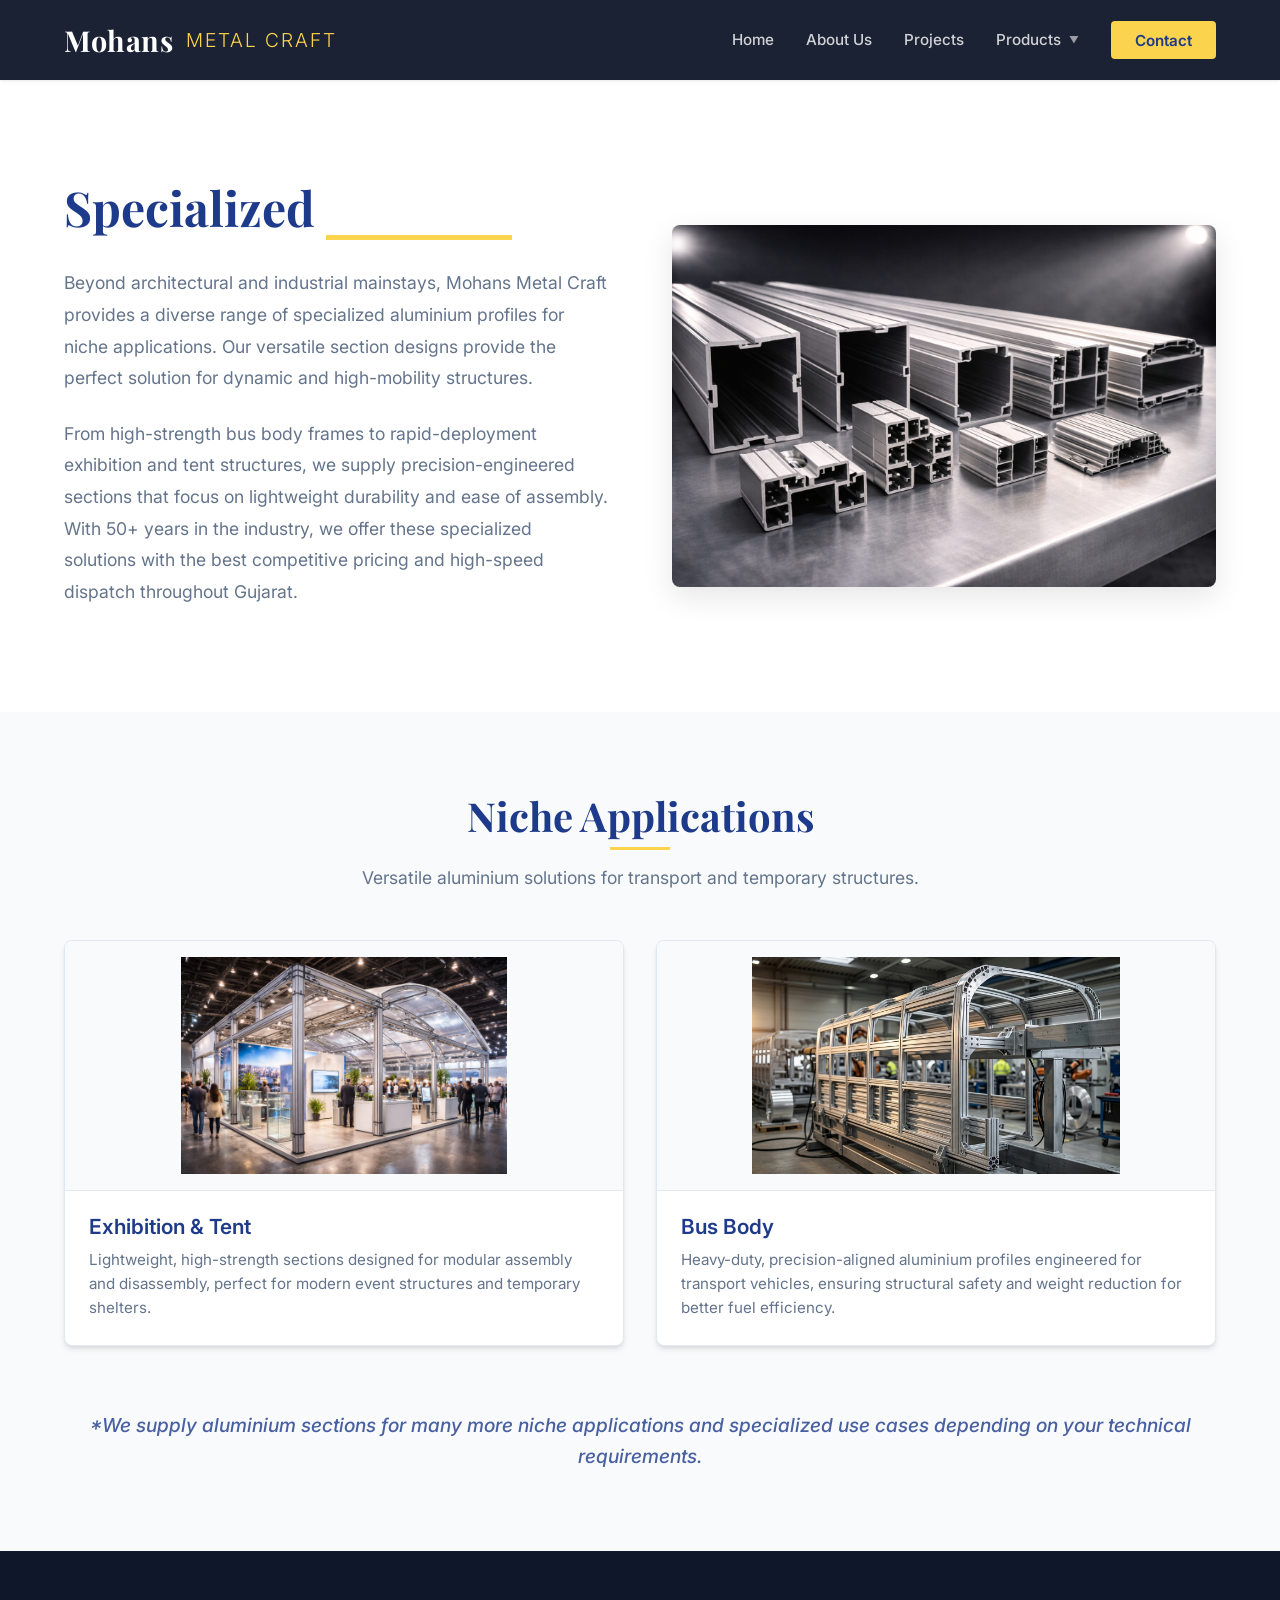
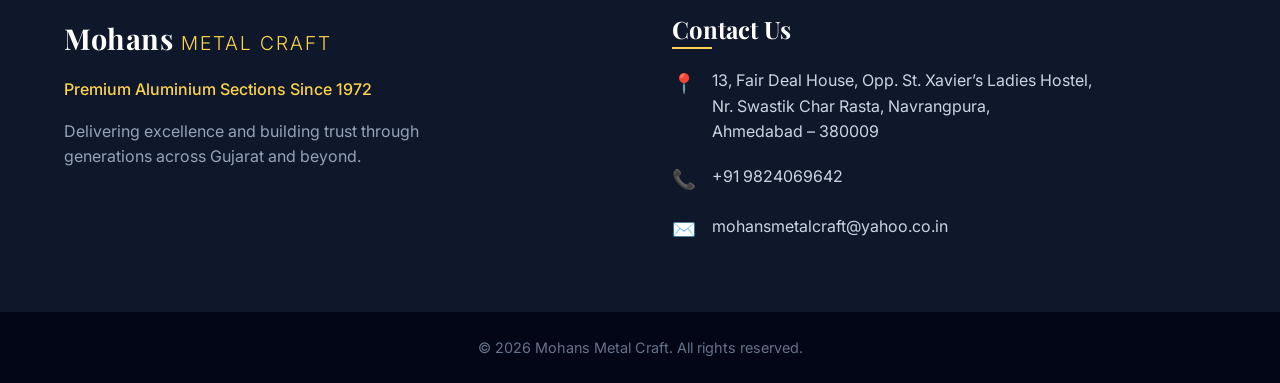
<file: other-sections.html>
<!DOCTYPE html>
<html lang="en">
<head>
    <meta charset="UTF-8">
    <meta name="viewport" content="width=device-width, initial-scale=1.0">
    <title>Specialized Sections | Mohans Metal Craft | Aluminium Sections Distributor</title>
    <meta name="description" content="Mohans Metal Craft - Wholesale Aluminium Sections in Gujarat since 1972. We supply specialized aluminium sections for exhibition tents, bus bodies, and other niche applications.">
    <!-- Google Fonts -->
    <link rel="preconnect" href="https://fonts.googleapis.com">
    <link rel="preconnect" href="https://fonts.gstatic.com" crossorigin>
    <link href="https://fonts.googleapis.com/css2?family=Inter:wght@300;400;500;600;700&family=Playfair+Display:ital,wght@0,400;0,600;0,700;1,400&display=swap" rel="stylesheet">
    <!-- Custom CSS -->
    <link rel="stylesheet" href="css/styles.css">
    <!-- Favicon -->
    <link rel="icon" type="image/png" href="images/logo.png">
    <link rel="canonical" href="https://mohansmetalcraft.com/other-sections.html">
</head>
<body>
    <!-- Header -->
    <header class="header" id="header">
        <div class="container header-content">
            <a href="index.html" class="logo">
                Mohans <span class="logo-accent">Metal Craft</span>
            </a>
            <nav class="nav" id="nav">
                <ul class="nav-list">
                    <li class="nav-item"><a href="index.html#home" class="nav-link">Home</a></li>
                    <li class="nav-item"><a href="index.html#about" class="nav-link">About Us</a></li>
                    <li class="nav-item"><a href="index.html#projects" class="nav-link">Projects</a></li>
                    <li class="nav-item dropdown">
                        <a href="products.html" class="nav-link dropdown-toggle">
                            Products <span class="arrow">▼</span>
                        </a>
                        <ul class="dropdown-menu">
                            <li><a href="architectural-sections.html">Architectural Sections</a></li>
                            <li><a href="industrial-sections.html">Industrial Sections</a></li>
                            <li><a href="solar-sections.html">Renewable Energy Sections</a></li>
                            <li><a href="other-sections.html">Specialized Sections</a></li>
                        </ul>
                    </li>
                    <li class="nav-item"><a href="index.html#contact" class="nav-link btn-contact">Contact</a></li>
                </ul>
            </nav>
            <button class="mobile-toggle" aria-label="Toggle Navigation">
                <span class="bar"></span>
                <span class="bar"></span>
                <span class="bar"></span>
            </button>
        </div>
    </header>

    <!-- Main Content -->
    <main>
        <!-- Header Spacer -->
        <div style="height: 100px; background-color: var(--color-bg-dark);"></div>

        <!-- Others Overview (Top Section) -->
        <section class="section pt-5" id="others-overview">
            <div class="container" style="display: flex; flex-wrap: wrap; align-items: center; gap: 4rem;">
                <div style="flex: 1; min-width: 300px;">
                    <h1 class="hero-title" style="color: var(--color-primary); margin-bottom: 2rem; font-size: 3rem;">Specialized <span class="hero-highlight">Sections</span></h1>
                    <p style="font-size: 1.1rem; line-height: 1.8; color: var(--color-text-light); margin-bottom: 1.5rem;">
                        Beyond architectural and industrial mainstays, Mohans Metal Craft provides a diverse range of specialized aluminium profiles for niche applications. Our versatile section designs provide the perfect solution for dynamic and high-mobility structures.
                    </p>
                    <p style="font-size: 1.1rem; line-height: 1.8; color: var(--color-text-light); margin-bottom: 1.5rem;">
                        From high-strength bus body frames to rapid-deployment exhibition and tent structures, we supply precision-engineered sections that focus on lightweight durability and ease of assembly. With 50+ years in the industry, we offer these specialized solutions with the best competitive pricing and high-speed dispatch throughout Gujarat.
                    </p>
                </div>
                <div style="flex: 1; min-width: 300px;">
                    <img src="images/products/others/sections.png" alt="Specialized Aluminium Sections" style="width: 100%; border-radius: 8px; box-shadow: 0 10px 30px rgba(0,0,0,0.1);">
                </div>
            </div>
        </section>

        <!-- Use Cases (Bottom Section) -->
        <section class="section bg-light" id="others-use-cases">
            <div class="container">
                <div class="section-header text-center">
                    <h2 class="section-title">Niche Applications</h2>
                    <p class="section-desc">Versatile aluminium solutions for transport and temporary structures.</p>
                </div>
                
                <div class="catalog-grid" style="display: grid; grid-template-columns: repeat(auto-fit, minmax(300px, 1fr)); gap: 2rem; justify-content: center;">
                    <!-- Exhibition & Tent -->
                    <div class="catalog-item">
                        <div class="catalog-img-wrapper" style="height: 250px;">
                            <img src="images/products/others/exhibition and tent.png" alt="Exhibition and Tent Sections" loading="lazy">
                        </div>
                        <div class="catalog-content">
                            <h3>Exhibition & Tent</h3>
                            <p>Lightweight, high-strength sections designed for modular assembly and disassembly, perfect for modern event structures and temporary shelters.</p>
                        </div>
                    </div>
                    
                    <!-- Bus Body -->
                    <div class="catalog-item">
                        <div class="catalog-img-wrapper" style="height: 250px;">
                            <img src="images/products/others/bus body.png" alt="Bus Body Sections" loading="lazy">
                        </div>
                        <div class="catalog-content">
                            <h3>Bus Body</h3>
                            <p>Heavy-duty, precision-aligned aluminium profiles engineered for transport vehicles, ensuring structural safety and weight reduction for better fuel efficiency.</p>
                        </div>
                    </div>
                </div>

                <div class="text-center" style="margin-top: 4rem;">
                    <p class="catalog-note" style="font-size: 1.2rem; font-style: italic;">
                        *We supply aluminium sections for many more niche applications and specialized use cases depending on your technical requirements.
                    </p>
                </div>
            </div>
        </section>

    </main>

    <!-- Footer -->
    <footer class="footer" id="contact">
        <div class="container footer-grid">
            <div class="footer-brand">
                <a href="index.html" class="logo footer-logo">
                    Mohans <span class="logo-accent">Metal Craft</span>
                </a>
                <p class="footer-tagline">Premium Aluminium Sections Since 1972</p>
                <p class="footer-desc">Delivering excellence and building trust through generations across Gujarat and beyond.</p>
            </div>
            
            <div class="footer-contact">
                <h3>Contact Us</h3>
                <ul class="contact-list">
                    <li>
                        <span class="icon">📍</span>
                        <p>13, Fair Deal House, Opp. St. Xavier’s Ladies Hostel,<br>Nr. Swastik Char Rasta, Navrangpura,<br>Ahmedabad – 380009</p>
                    </li>
                    <li>
                        <span class="icon">📞</span>
                        <p><a href="tel:+919824069642">+91 9824069642</a></p>
                    </li>
                    <li>
                        <span class="icon">✉️</span>
                        <p><a href="mailto:mohansmetalcraft@yahoo.co.in">mohansmetalcraft@yahoo.co.in</a></p>
                    </li>
                </ul>
            </div>
        </div>
        <div class="footer-bottom">
            <div class="container text-center">
                <p>&copy; 2026 Mohans Metal Craft. All rights reserved.</p>
            </div>
        </div>
    </footer>

    <script src="js/script.js"></script>
</body>
</html>
</file>
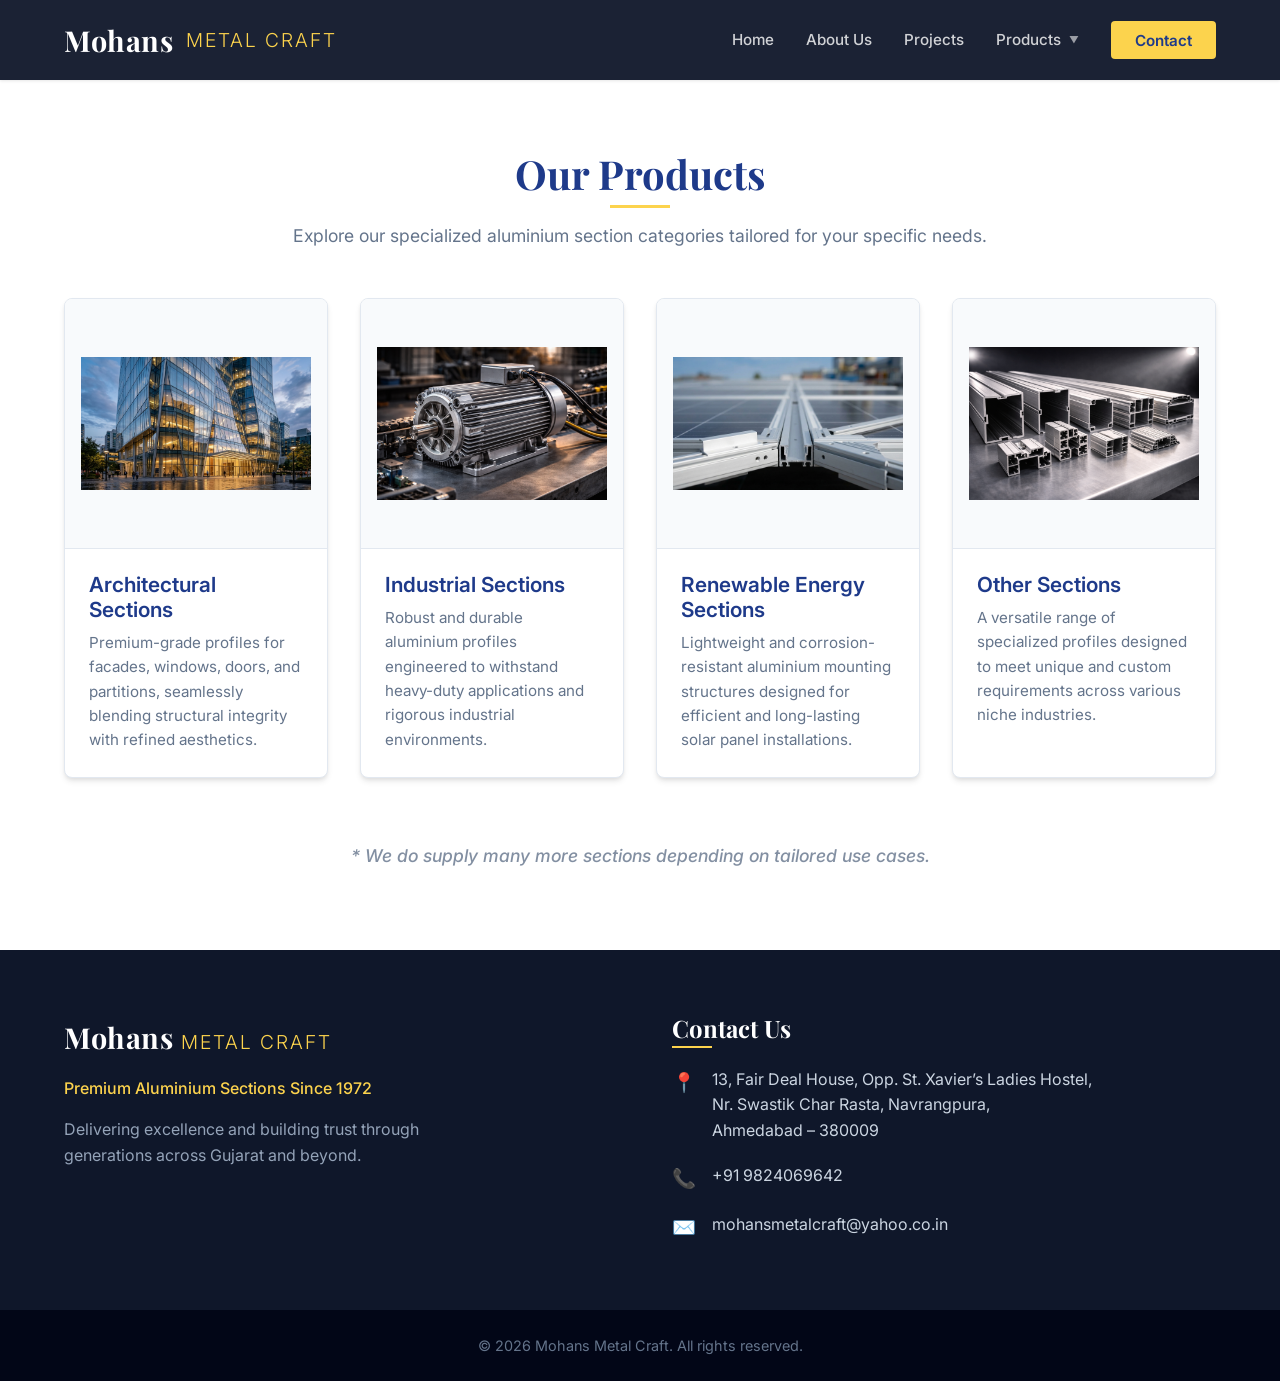
<file: products.html>
<!DOCTYPE html>
<html lang="en">
<head>
    <meta charset="UTF-8">
    <meta name="viewport" content="width=device-width, initial-scale=1.0">
    <title>Products | Mohans Metal Craft | Aluminium Sections Distributor</title>
    <meta name="description" content="Mohans Metal Craft - Wholesale Aluminium Sections in Gujarat since 1972. We supply premium aluminium sections in various finishes for commercial and residential projects.">
    <!-- Google Fonts -->
    <link rel="preconnect" href="https://fonts.googleapis.com">
    <link rel="preconnect" href="https://fonts.gstatic.com" crossorigin>
    <link href="https://fonts.googleapis.com/css2?family=Inter:wght@300;400;500;600;700&family=Playfair+Display:ital,wght@0,400;0,600;0,700;1,400&display=swap" rel="stylesheet">
    <!-- Custom CSS -->
    <link rel="stylesheet" href="css/styles.css">
    <!-- Favicon -->
    <link rel="icon" type="image/png" href="images/logo.png">
    <link rel="canonical" href="https://mohansmetalcraft.com/products.html">
</head>
<body>
    <!-- Header -->
    <header class="header" id="header">
        <div class="container header-content">
            <a href="index.html" class="logo">
                Mohans <span class="logo-accent">Metal Craft</span>
            </a>
            <nav class="nav" id="nav">
                <ul class="nav-list">
                    <li class="nav-item"><a href="index.html#home" class="nav-link">Home</a></li>
                    <li class="nav-item"><a href="index.html#about" class="nav-link">About Us</a></li>
                    <li class="nav-item"><a href="index.html#projects" class="nav-link">Projects</a></li>
                    <li class="nav-item dropdown">
                        <a href="products.html" class="nav-link dropdown-toggle">
                            Products <span class="arrow">▼</span>
                        </a>
                        <ul class="dropdown-menu">
                            <li><a href="architectural-sections.html">Architectural Sections</a></li>
                            <li><a href="industrial-sections.html">Industrial Sections</a></li>
                            <li><a href="solar-sections.html">Renewable Energy Sections</a></li>
                            <li><a href="other-sections.html">Specialized Sections</a></li>
                        </ul>
                    </li>
                    <li class="nav-item"><a href="index.html#contact" class="nav-link btn-contact">Contact</a></li>
                </ul>
            </nav>
            <button class="mobile-toggle" aria-label="Toggle Navigation">
                <span class="bar"></span>
                <span class="bar"></span>
                <span class="bar"></span>
            </button>
        </div>
    </header>

    <!-- Main Content -->
    <main>
        <!-- Products Hub Section -->
        <section class="section catalog" id="products" style="padding-top: 150px; min-height: 80vh;">
            <div class="container">
                <div class="section-header text-center">
                    <h2 class="section-title">Our Products</h2>
                    <p class="section-desc">Explore our specialized aluminium section categories tailored for your specific needs.</p>
                </div>
                
                <div class="catalog-grid">
                    <!-- Architectural Sections -->
                    <a href="architectural-sections.html" class="catalog-item" style="text-decoration: none; color: inherit; display: block;">
                        <div class="catalog-img-wrapper">
                            <img src="images/products/architecture/use case/facade.png" alt="Architectural Sections">
                        </div>
                        <div class="catalog-content">
                            <h3>Architectural Sections</h3>
                            <p>Premium-grade profiles for facades, windows, doors, and partitions, seamlessly blending structural integrity with refined aesthetics.</p>
                        </div>
                    </a>
                    
                    <!-- Industrial Sections -->
                    <a href="industrial-sections.html" class="catalog-item" style="text-decoration: none; color: inherit; display: block;">
                        <div class="catalog-img-wrapper">
                            <img src="images/products/industrial/applications/motor body.png" alt="Industrial Sections">
                        </div>
                        <div class="catalog-content">
                            <h3>Industrial Sections</h3>
                            <p>Robust and durable aluminium profiles engineered to withstand heavy-duty applications and rigorous industrial environments.</p>
                        </div>
                    </a>
                    
                    <!-- Solar Sections -->
                    <a href="solar-sections.html" class="catalog-item" style="text-decoration: none; color: inherit; display: block;">
                        <div class="catalog-img-wrapper">
                            <img src="images/products/solar/solar frame.png" alt="Renewable Energy Sections">
                        </div>
                        <div class="catalog-content">
                            <h3>Renewable Energy Sections</h3>
                            <p>Lightweight and corrosion-resistant aluminium mounting structures designed for efficient and long-lasting solar panel installations.</p>
                        </div>
                    </a>
                    
                    <!-- Other Sections -->
                    <a href="other-sections.html" class="catalog-item" style="text-decoration: none; color: inherit; display: block;">
                        <div class="catalog-img-wrapper">
                            <img src="images/products/others/sections.png" alt="Other Sections">
                        </div>
                        <div class="catalog-content">
                            <h3>Other Sections</h3>
                            <p>A versatile range of specialized profiles designed to meet unique and custom requirements across various niche industries.</p>
                        </div>
                    </a>
                </div>
                
                <div class="text-center mt-5" style="margin-top: 4rem;">
                    <p class="catalog-note" style="color: var(--color-text-light); font-size: 1.1rem;"><em>* We do supply many more sections depending on tailored use cases.</em></p>
                </div>
            </div>
        </section>

    </main>

    <!-- Footer -->
    <footer class="footer" id="contact">
        <div class="container footer-grid">
            <div class="footer-brand">
                <a href="index.html" class="logo footer-logo">
                    Mohans <span class="logo-accent">Metal Craft</span>
                </a>
                <p class="footer-tagline">Premium Aluminium Sections Since 1972</p>
                <p class="footer-desc">Delivering excellence and building trust through generations across Gujarat and beyond.</p>
            </div>
            
            <div class="footer-contact">
                <h3>Contact Us</h3>
                <ul class="contact-list">
                    <li>
                        <span class="icon">📍</span>
                        <p>13, Fair Deal House, Opp. St. Xavier’s Ladies Hostel,<br>Nr. Swastik Char Rasta, Navrangpura,<br>Ahmedabad – 380009</p>
                    </li>
                    <li>
                        <span class="icon">📞</span>
                        <p><a href="tel:+919824069642">+91 9824069642</a></p>
                    </li>
                    <li>
                        <span class="icon">✉️</span>
                        <p><a href="mailto:mohansmetalcraft@yahoo.co.in">mohansmetalcraft@yahoo.co.in</a></p>
                    </li>
                </ul>
            </div>
        </div>
        <div class="footer-bottom">
            <div class="container text-center">
                <p>&copy; 2026 Mohans Metal Craft. All rights reserved.</p>
            </div>
        </div>
    </footer>

    <script src="js/script.js"></script>
</body>
</html>
</file>
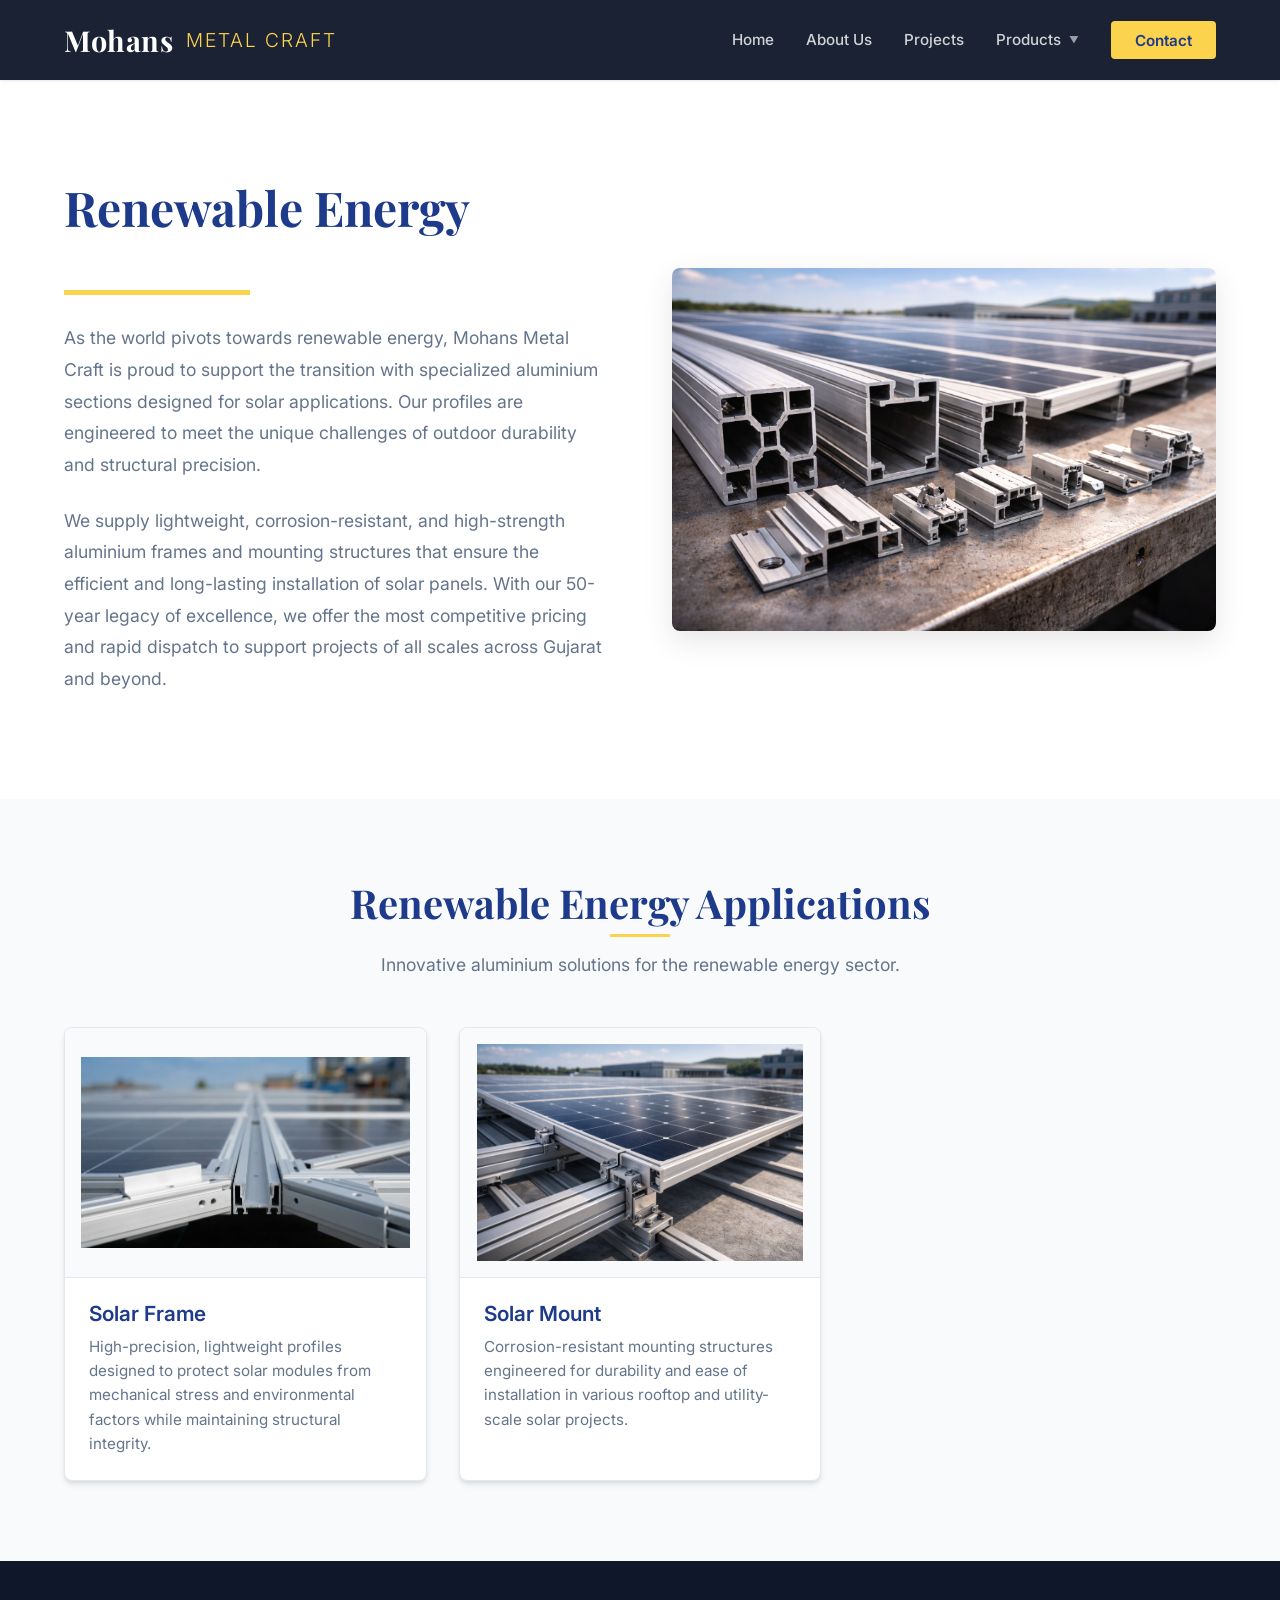
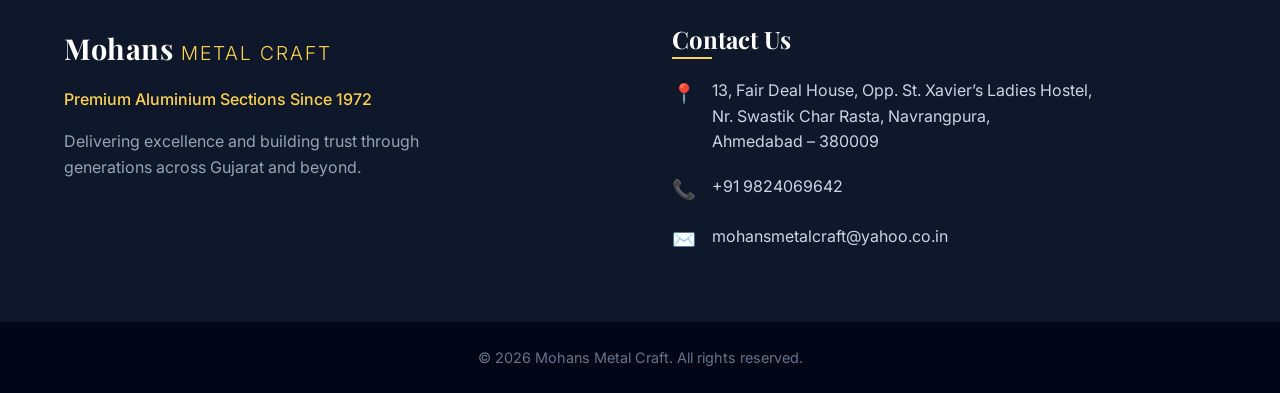
<file: solar-sections.html>
<!DOCTYPE html>
<html lang="en">
<head>
    <meta charset="UTF-8">
    <meta name="viewport" content="width=device-width, initial-scale=1.0">
    <title>Renewable Energy Sections | Mohans Metal Craft | Aluminium Sections Distributor</title>
    <meta name="description" content="Mohans Metal Craft - Wholesale Aluminium Sections in Gujarat since 1972. We supply premium solar aluminium sections for solar frames and mounting structures.">
    <!-- Google Fonts -->
    <link rel="preconnect" href="https://fonts.googleapis.com">
    <link rel="preconnect" href="https://fonts.gstatic.com" crossorigin>
    <link href="https://fonts.googleapis.com/css2?family=Inter:wght@300;400;500;600;700&family=Playfair+Display:ital,wght@0,400;0,600;0,700;1,400&display=swap" rel="stylesheet">
    <!-- Custom CSS -->
    <link rel="stylesheet" href="css/styles.css">
    <!-- Favicon -->
    <link rel="icon" type="image/png" href="images/logo.png">
    <link rel="canonical" href="https://mohansmetalcraft.com/solar-sections.html">
</head>
<body>
    <!-- Header -->
    <header class="header" id="header">
        <div class="container header-content">
            <a href="index.html" class="logo">
                Mohans <span class="logo-accent">Metal Craft</span>
            </a>
            <nav class="nav" id="nav">
                <ul class="nav-list">
                    <li class="nav-item"><a href="index.html#home" class="nav-link">Home</a></li>
                    <li class="nav-item"><a href="index.html#about" class="nav-link">About Us</a></li>
                    <li class="nav-item"><a href="index.html#projects" class="nav-link">Projects</a></li>
                    <li class="nav-item dropdown">
                        <a href="products.html" class="nav-link dropdown-toggle">
                            Products <span class="arrow">▼</span>
                        </a>
                        <ul class="dropdown-menu">
                            <li><a href="architectural-sections.html">Architectural Sections</a></li>
                            <li><a href="industrial-sections.html">Industrial Sections</a></li>
                            <li><a href="solar-sections.html">Renewable Energy Sections</a></li>
                            <li><a href="other-sections.html">Specialized Sections</a></li>
                        </ul>
                    </li>
                    <li class="nav-item"><a href="index.html#contact" class="nav-link btn-contact">Contact</a></li>
                </ul>
            </nav>
            <button class="mobile-toggle" aria-label="Toggle Navigation">
                <span class="bar"></span>
                <span class="bar"></span>
                <span class="bar"></span>
            </button>
        </div>
    </header>

    <!-- Main Content -->
    <main>
        <!-- Header Spacer -->
        <div style="height: 100px; background-color: var(--color-bg-dark);"></div>

        <!-- Solar Overview (Top Section) -->
        <section class="section pt-5" id="solar-overview">
            <div class="container" style="display: flex; flex-wrap: wrap; align-items: center; gap: 4rem;">
                <div style="flex: 1; min-width: 300px;">
                    <h1 class="hero-title" style="color: var(--color-primary); margin-bottom: 2rem; font-size: 3rem;">Renewable Energy <span class="hero-highlight">Sections</span></h1>
                    <p style="font-size: 1.1rem; line-height: 1.8; color: var(--color-text-light); margin-bottom: 1.5rem;">
                        As the world pivots towards renewable energy, Mohans Metal Craft is proud to support the transition with specialized aluminium sections designed for solar applications. Our profiles are engineered to meet the unique challenges of outdoor durability and structural precision.
                    </p>
                    <p style="font-size: 1.1rem; line-height: 1.8; color: var(--color-text-light); margin-bottom: 1.5rem;">
                        We supply lightweight, corrosion-resistant, and high-strength aluminium frames and mounting structures that ensure the efficient and long-lasting installation of solar panels. With our 50-year legacy of excellence, we offer the most competitive pricing and rapid dispatch to support projects of all scales across Gujarat and beyond.
                    </p>
                </div>
                <div style="flex: 1; min-width: 300px;">
                    <img src="images/products/solar/sections.png" alt="Solar Aluminium Sections" style="width: 100%; border-radius: 8px; box-shadow: 0 10px 30px rgba(0,0,0,0.1);">
                </div>
            </div>
        </section>

        <!-- Use Cases (Bottom Section) -->
        <section class="section bg-light" id="solar-use-cases">
            <div class="container">
                <div class="section-header text-center">
                    <h2 class="section-title">Renewable Energy Applications</h2>
                    <p class="section-desc">Innovative aluminium solutions for the renewable energy sector.</p>
                </div>
                
                <div class="catalog-grid" style="display: grid; grid-template-columns: repeat(auto-fill, minmax(300px, 1fr)); gap: 2rem; justify-content: center;">
                    <!-- Solar Frame -->
                    <div class="catalog-item">
                        <div class="catalog-img-wrapper" style="height: 250px;">
                            <img src="images/products/solar/solar frame.png" alt="Solar Frame Sections" loading="lazy">
                        </div>
                        <div class="catalog-content">
                            <h3>Solar Frame</h3>
                            <p>High-precision, lightweight profiles designed to protect solar modules from mechanical stress and environmental factors while maintaining structural integrity.</p>
                        </div>
                    </div>
                    
                    <!-- Solar Mount -->
                    <div class="catalog-item">
                        <div class="catalog-img-wrapper" style="height: 250px;">
                            <img src="images/products/solar/solar mount.png" alt="Solar Mounting Sections" loading="lazy">
                        </div>
                        <div class="catalog-content">
                            <h3>Solar Mount</h3>
                            <p>Corrosion-resistant mounting structures engineered for durability and ease of installation in various rooftop and utility-scale solar projects.</p>
                        </div>
                    </div>
                </div>
            </div>
        </section>

    </main>

    <!-- Footer -->
    <footer class="footer" id="contact">
        <div class="container footer-grid">
            <div class="footer-brand">
                <a href="index.html" class="logo footer-logo">
                    Mohans <span class="logo-accent">Metal Craft</span>
                </a>
                <p class="footer-tagline">Premium Aluminium Sections Since 1972</p>
                <p class="footer-desc">Delivering excellence and building trust through generations across Gujarat and beyond.</p>
            </div>
            
            <div class="footer-contact">
                <h3>Contact Us</h3>
                <ul class="contact-list">
                    <li>
                        <span class="icon">📍</span>
                        <p>13, Fair Deal House, Opp. St. Xavier’s Ladies Hostel,<br>Nr. Swastik Char Rasta, Navrangpura,<br>Ahmedabad – 380009</p>
                    </li>
                    <li>
                        <span class="icon">📞</span>
                        <p><a href="tel:+919824069642">+91 9824069642</a></p>
                    </li>
                    <li>
                        <span class="icon">✉️</span>
                        <p><a href="mailto:mohansmetalcraft@yahoo.co.in">mohansmetalcraft@yahoo.co.in</a></p>
                    </li>
                </ul>
            </div>
        </div>
        <div class="footer-bottom">
            <div class="container text-center">
                <p>&copy; 2026 Mohans Metal Craft. All rights reserved.</p>
            </div>
        </div>
    </footer>

    <script src="js/script.js"></script>
</body>
</html>
</file>
<file: css/styles.css>
/* =========================================
   VARIABLES & SETUP
========================================= */
:root {
  /* Colors */
  --color-primary: #1e3a8a;
  /* Deep elegant blue */
  --color-primary-light: #3b82f6;
  --color-secondary: #fcd34d;
  /* Soft gold/brass accent */
  --color-text: #334155;
  --color-text-light: #64748b;
  --color-bg: #ffffff;
  --color-bg-alt: #f8fafc;
  --color-border: #e2e8f0;

  /* Typography */
  --font-primary: 'Inter', sans-serif;
  --font-heading: 'Playfair Display', serif;

  /* Spacing */
  --spacing-sm: 0.5rem;
  --spacing-md: 1rem;
  --spacing-lg: 2rem;
  --spacing-xl: 4rem;

  /* Layout */
  --container-width: 1200px;
  --border-radius: 8px;
  --transition: all 0.3s ease;
  --shadow-sm: 0 1px 3px rgba(0, 0, 0, 0.1);
  --shadow-md: 0 4px 6px -1px rgba(0, 0, 0, 0.1), 0 2px 4px -1px rgba(0, 0, 0, 0.06);
  --shadow-lg: 0 10px 15px -3px rgba(0, 0, 0, 0.1), 0 4px 6px -2px rgba(0, 0, 0, 0.05);
}

* {
  margin: 0;
  padding: 0;
  box-sizing: border-box;
}

html {
  scroll-behavior: smooth;
}

body {
  font-family: var(--font-primary);
  color: var(--color-text);
  line-height: 1.6;
  background-color: var(--color-bg);
}

h1,
h2,
h3,
h4,
h5,
h6 {
  font-family: var(--font-heading);
  color: var(--color-primary);
  line-height: 1.2;
}

a {
  text-decoration: none;
  color: inherit;
  transition: var(--transition);
}

img {
  max-width: 100%;
  height: auto;
  display: block;
}

ul {
  list-style: none;
}

/* =========================================
   UTILITIES
========================================= */
.container {
  width: 90%;
  max-width: var(--container-width);
  margin: 0 auto;
}

.section {
  padding: 5rem 0;
}

.bg-light {
  background-color: var(--color-bg-alt);
}

.text-center {
  text-align: center;
}

.mt-5 {
  margin-top: 3rem;
}

.section-header {
  margin-bottom: 3rem;
}

.section-title {
  font-size: 2.5rem;
  margin-bottom: 0.5rem;
  position: relative;
  display: inline-block;
}

.section-title::after {
  content: '';
  position: absolute;
  bottom: -10px;
  left: 50%;
  transform: translateX(-50%);
  width: 60px;
  height: 3px;
  background-color: var(--color-secondary);
}

.section-desc {
  font-size: 1.1rem;
  color: var(--color-text-light);
  margin-top: 1rem;
}

/* Buttons */
.btn {
  display: inline-block;
  padding: 0.8rem 2rem;
  border-radius: var(--border-radius);
  font-weight: 500;
  cursor: pointer;
  transition: var(--transition);
  text-align: center;
}

.btn-primary {
  background-color: var(--color-primary);
  color: white;
  border: 2px solid var(--color-primary);
}

.btn-primary:hover {
  background-color: var(--color-primary-light);
  border-color: var(--color-primary-light);
  color: white;
  transform: translateY(-3px);
  box-shadow: 0 10px 20px rgba(0, 0, 0, 0.2);
}

.btn-secondary {
  background-color: transparent;
  color: white;
  border: 2px solid white;
}

.btn-secondary:hover {
  background-color: white;
  color: var(--color-primary);
  transform: translateY(-3px);
  box-shadow: 0 10px 20px rgba(0, 0, 0, 0.2);
}

/* =========================================
   HEADER & NAVIGATION
========================================= */
.header {
  position: fixed;
  top: 0;
  left: 0;
  width: 100%;
  background-color: rgba(15, 23, 42, 0.95);
  backdrop-filter: blur(10px);
  z-index: 1000;
  box-shadow: 0 1px 3px rgba(0,0,0,0.5);
  transition: var(--transition);
}

.header-content {
  display: flex;
  justify-content: space-between;
  align-items: center;
  height: 80px;
}

.logo {
  display: flex;
  align-items: center;
  gap: 0.8rem;
  font-family: var(--font-heading);
  font-size: 1.8rem;
  font-weight: 700;
  color: white;
  letter-spacing: 0.5px;
}

.logo-img {
  height: 40px;
  width: auto;
  object-fit: contain;
}

.logo-accent {
  color: var(--color-secondary);
  font-family: var(--font-primary);
  font-size: 1.2rem;
  font-weight: 300;
  letter-spacing: 2px;
  text-transform: uppercase;
}

.nav-list {
  display: flex;
  align-items: center;
  gap: 2rem;
}

.nav-item {
  position: relative;
}

.nav-link {
  font-size: 0.95rem;
  font-weight: 500;
  color: rgba(255, 255, 255, 0.8);
  position: relative;
  transition: var(--transition);
}

.nav-link:not(.btn-contact)::after {
  content: '';
  position: absolute;
  width: 0;
  height: 2px;
  bottom: -4px;
  left: 0;
  background-color: var(--color-secondary);
  transition: var(--transition);
}

.nav-link:not(.btn-contact):hover::after,
.nav-item.dropdown:hover > .nav-link::after {
  width: 100%;
}

.nav-link:hover,
.nav-item.dropdown:hover > .nav-link {
  color: white;
}

/* Dropdown Menu */
.dropdown-menu {
  position: absolute;
  top: calc(100% + 15px);
  left: 50%;
  transform: translateX(-50%) translateY(10px);
  background-color: #0f172a;
  min-width: 250px;
  padding: 0.8rem 0;
  border-radius: var(--border-radius);
  box-shadow: 0 10px 30px rgba(0, 0, 0, 0.5);
  border: 1px solid rgba(255, 255, 255, 0.1);
  opacity: 0;
  visibility: hidden;
  transition: all 0.3s cubic-bezier(0.165, 0.84, 0.44, 1);
  z-index: 1000;
}

/* Invisible bridge to prevent menu closing when moving cursor to dropdown */
.nav-item.dropdown::after {
  content: '';
  position: absolute;
  top: 100%;
  left: 0;
  width: 100%;
  height: 20px;
}

.nav-item.dropdown:hover .dropdown-menu {
  opacity: 1;
  visibility: visible;
  transform: translateX(-50%) translateY(0);
}

.dropdown-menu li {
  width: 100%;
}

.dropdown-menu a {
  display: block;
  padding: 0.7rem 1.5rem;
  color: rgba(255, 255, 255, 0.7);
  font-size: 0.9rem;
  font-weight: 400;
  transition: all 0.2s ease;
  white-space: nowrap;
}

.dropdown-menu a:hover {
  background-color: rgba(255, 255, 255, 0.05);
  color: var(--color-secondary);
  padding-left: 1.8rem;
}

.dropdown-toggle {
  display: flex !important;
  align-items: center;
  gap: 0.5rem;
}

.arrow {
  font-size: 0.6rem;
  transition: transform 0.3s ease;
  opacity: 0.7;
}

.nav-item.dropdown:hover .arrow {
  transform: rotate(180deg);
  opacity: 1;
}

.btn-contact {
  background-color: var(--color-secondary);
  color: var(--color-primary) !important;
  padding: 0.6rem 1.5rem;
  border-radius: 4px;
  font-weight: 600;
}

.btn-contact:hover {
  background-color: white;
  color: var(--color-primary) !important;
  transform: translateY(-2px);
  box-shadow: 0 4px 10px rgba(0, 0, 0, 0.2);
}

.mobile-toggle {
  display: none;
  background: none;
  border: none;
  cursor: pointer;
}

.bar {
  display: block;
  width: 25px;
  height: 3px;
  margin: 5px auto;
  transition: var(--transition);
  background-color: white;
}

/* =========================================
   HERO SECTION
========================================= */
/* =========================================
   HERO SLIDER
========================================= */
.hero {
  height: 100vh;
  min-height: 600px;
  position: relative;
  overflow: hidden;
  padding-top: 80px;
  background-color: #0f172a;
}

.slider-container {
  position: absolute;
  top: 0;
  left: 0;
  width: 100%;
  height: 100%;
}

.slide {
  position: absolute;
  top: 0;
  left: 0;
  width: 100%;
  height: 100%;
  opacity: 0;
  visibility: hidden;
  transition: opacity 1s ease-in-out, visibility 1s ease-in-out;
  display: flex;
  align-items: center;
}

.slide.active {
  opacity: 1;
  visibility: visible;
}

.slide-bg {
  position: absolute;
  top: 0;
  left: 0;
  width: 100%;
  height: 100%;
  z-index: 1;
}

.slide-bg img {
  width: 100%;
  height: 100%;
  object-fit: cover;
}

.slide-bg::after {
  content: '';
  position: absolute;
  top: 0;
  left: 0;
  width: 100%;
  height: 100%;
  background: linear-gradient(90deg, rgba(15, 23, 42, 0.95) 0%, rgba(15, 23, 42, 0.7) 40%, rgba(15, 23, 42, 0.1) 100%);
  z-index: 2;
}

/* Subtle overlay pattern */
.slide::after {
  content: '';
  position: absolute;
  top: 0;
  left: 0;
  width: 100%;
  height: 100%;
  background-image: radial-gradient(rgba(255, 255, 255, 0.05) 1px, transparent 1px);
  background-size: 30px 30px;
  z-index: 2;
  opacity: 0.5;
}

.slide-content {
  position: relative;
  z-index: 10;
  width: 100%;
  text-align: center;
  color: white;
  transform: translateY(30px);
  transition: transform 0.8s ease-out 0.2s;
}

.slide-content-left {
  text-align: left;
  max-width: 900px;
}

.slide.active .slide-content {
  transform: translateY(0);
}

.hero-kicker {
  font-family: var(--font-primary);
  text-transform: uppercase;
  letter-spacing: 3px;
  font-size: 0.9rem;
  color: var(--color-secondary);
  margin-bottom: 2rem;
  display: inline-block;
  border-bottom: 2px solid var(--color-secondary);
  padding-bottom: 8px;
}

.hero-title {
  font-family: var(--font-heading);
  font-size: 4rem;
  font-weight: 700;
  margin-bottom: 1.5rem;
  color: white;
  line-height: 1.15;
}

.hero-highlight {
  position: relative;
  color: white;
  font-style: normal;
  display: inline-block;
  letter-spacing: normal;
  font-size: 1em;
  margin-top: 0;
}

.hero-highlight::after {
  content: '';
  position: absolute;
  bottom: -5px;
  left: 0;
  width: 100%;
  height: 5px;
  background-color: var(--color-secondary);
}

.hero-subtitle {
  font-size: 1.25rem;
  margin-bottom: 2.5rem;
  color: #e2e8f0;
  font-weight: 400;
  max-width: 650px;
  margin-left: 0;
}

.hero-cta {
  display: flex;
  gap: 1rem;
  justify-content: flex-start;
}

/* Custom Hero Button */
.btn-hero {
  background-color: var(--color-secondary);
  color: var(--color-primary);
  border: none;
  font-family: var(--font-primary);
  font-weight: 600;
  padding: 1rem 2.5rem;
  display: inline-flex;
  align-items: center;
  gap: 0.8rem;
  font-size: 1.1rem;
  border-radius: 4px;
  transition: var(--transition);
}

.btn-hero:hover {
  background-color: white;
  color: var(--color-primary);
  transform: translateY(-2px);
  box-shadow: 0 10px 20px rgba(0, 0, 0, 0.3);
}

.btn-arrow {
  transition: transform 0.3s ease;
}

.btn-hero:hover .btn-arrow {
  transform: translateX(5px);
}

.btn-hero-secondary {
  background-color: transparent;
  color: white;
  border: 1px solid rgba(255, 255, 255, 0.5);
  font-family: var(--font-primary);
  font-weight: 500;
  padding: 1rem 2.5rem;
  display: inline-flex;
  align-items: center;
  font-size: 1.1rem;
  border-radius: 4px;
  transition: var(--transition);
}

.btn-hero-secondary:hover {
  background-color: rgba(255, 255, 255, 0.1);
  border-color: white;
  color: white;
}

/* Slider Controls */
.slider-dots {
  position: absolute;
  bottom: 2.5rem;
  left: 50%;
  transform: translateX(-50%);
  display: flex;
  gap: 1rem;
  z-index: 20;
  align-items: center;
}

.dot {
  width: 12px;
  height: 12px;
  border-radius: 50%;
  background-color: rgba(255, 255, 255, 0.2);
  cursor: pointer;
  transition: var(--transition);
  border: 2px solid transparent;
  padding: 0;
}

.dot:hover {
  background-color: rgba(255, 255, 255, 0.5);
}

.dot.active {
  background-color: var(--color-secondary);
  transform: scale(1.2);
  border-color: rgba(255, 255, 255, 0.3);
}

/* =========================================
   ABOUT SECTION
========================================= */
.about-content {
  max-width: 900px;
  margin: 0 auto;
}

.about-text-center h3 {
  font-size: 2rem;
  margin-bottom: 1.5rem;
}

.about-text-center p {
  color: var(--color-text-light);
  margin-bottom: 1rem;
  font-size: 1.05rem;
  text-align: center;
}

.sub-heading {
  font-family: var(--font-heading);
  color: var(--color-primary);
  margin-bottom: 1rem;
}

.vision-mission {
  display: grid;
  grid-template-columns: 1fr 1fr;
  gap: 2rem;
  margin-top: 3rem;
}

.vm-card {
  background: white;
  padding: 2rem;
  border-radius: var(--border-radius);
  border-top: 4px solid var(--color-secondary);
  box-shadow: var(--shadow-md);
  text-align: center;
  transition: var(--transition);
}

.vm-card:hover {
  transform: translateY(-5px);
  box-shadow: var(--shadow-lg);
}

.vm-card h4 {
  font-size: 1.3rem;
  margin-bottom: 1rem;
  color: var(--color-primary);
}

.vm-card p {
  font-size: 0.95rem;
  margin-bottom: 0;
  text-align: center;
}

/* Leadership Showcase */
.leadership-section {
  margin-top: 5rem;
}

.leadership-title {
  font-size: 2.5rem;
  margin-bottom: 3rem;
  position: relative;
  display: inline-block;
  left: 50%;
  transform: translateX(-50%);
}

.leadership-title::after {
  content: '';
  position: absolute;
  bottom: -10px;
  left: 50%;
  transform: translateX(-50%);
  width: 50px;
  height: 3px;
  background-color: var(--color-secondary);
}

.founder-showcase {
  display: flex;
  align-items: center;
  gap: 3rem;
  background: white;
  border-radius: 12px;
  padding: 2rem;
  box-shadow: var(--shadow-lg);
  margin-bottom: 3rem;
  position: relative;
  overflow: hidden;
}

.founder-showcase.reverse {
  flex-direction: row-reverse;
}

.founder-showcase::before {
  content: '';
  position: absolute;
  top: 0;
  left: 0;
  width: 10px;
  height: 100%;
  background-color: var(--color-primary);
}

.founder-showcase.reverse::before {
  left: auto;
  right: 0;
  background-color: var(--color-secondary);
}

.founder-image-large {
  width: 250px;
  height: 250px;
  border-radius: 50%;
  overflow: hidden;
  flex-shrink: 0;
  border: 5px solid white;
  box-shadow: var(--shadow-md);
}

.founder-image-large img {
  width: 100%;
  height: 100%;
  object-fit: cover;
  filter: grayscale(15%);
  transition: var(--transition);
}

.founder-showcase:hover .founder-image-large img {
  filter: grayscale(0%);
  transform: scale(1.05);
}

.founder-details {
  flex-grow: 1;
}

.founder-name {
  font-size: 1.8rem;
  margin-bottom: 0.3rem;
  color: var(--color-text);
}

.founder-role-badge {
  display: inline-block;
  background-color: var(--color-bg-alt);
  color: var(--color-primary);
  font-weight: 600;
  padding: 0.3rem 1rem;
  border-radius: 50px;
  font-size: 0.85rem;
  letter-spacing: 1px;
  text-transform: uppercase;
  margin-bottom: 1rem;
  border: 1px solid var(--color-border);
}

.founder-bio {
  font-size: 1.05rem;
  color: var(--color-text-light);
  line-height: 1.7;
}

/* =========================================
   PROJECTS SECTION
========================================= */
.stats-container {
  display: flex;
  justify-content: center;
  align-items: center;
  gap: 2rem;
  max-width: 800px;
  margin: 0 auto 5rem auto;
  padding: 3rem;
  background: white;
  border-radius: var(--border-radius);
  box-shadow: var(--shadow-lg);
  border: 1px solid var(--color-border);
}

.stat-item {
  flex: 1;
  text-align: center;
}

.stat-divider {
  width: 1px;
  height: 80px;
  background: var(--color-border);
  margin: 0 auto;
}

.stat-number {
  font-family: var(--font-heading);
  font-size: 3.5rem;
  font-weight: 700;
  color: var(--color-primary);
  display: inline-block;
  min-width: 2.5ch;
}

.stat-suffix {
  font-size: 2.5rem;
  font-weight: 700;
  color: var(--color-secondary);
  vertical-align: top;
  margin-top: 0.5rem;
  display: inline-block;
}

.stat-label {
  font-size: 1rem;
  color: var(--color-text-light);
  font-weight: 600;
  text-transform: uppercase;
  letter-spacing: 1.5px;
  margin-top: 0.5rem;
}

.showcase-header {
  margin-bottom: 3.5rem;
}

.showcase-title {
  font-size: 2.2rem;
  color: var(--color-primary);
  margin-bottom: 1rem;
}

.showcase-underline {
  width: 60px;
  height: 4px;
  background-color: var(--color-secondary);
  margin: 0 auto;
  border-radius: 2px;
}

.projects-grid {
  display: grid;
  grid-template-columns: repeat(auto-fill, minmax(300px, 1fr));
  gap: 2rem;
}

.project-card {
  background: white;
  border-radius: var(--border-radius);
  overflow: hidden;
  box-shadow: var(--shadow-md);
  transition: var(--transition);
  height: 100%;
}

.project-card:hover {
  transform: translateY(-10px);
  box-shadow: var(--shadow-lg);
}

.project-img-wrapper {
  position: relative;
  height: 220px;
  overflow: hidden;
}

.project-img-wrapper img {
  width: 100%;
  height: 100%;
  object-fit: cover;
  object-position: top;
  /* Ensures building tops/signage are visible */
  transition: transform 0.5s ease;
}

.project-card:hover .project-img-wrapper img {
  transform: scale(1.1);
}

.project-info {
  padding: 1.5rem;
}

.project-info h3 {
  font-size: 1.25rem;
  margin-bottom: 0.3rem;
  font-family: var(--font-primary);
  font-weight: 600;
}

.project-info p {
  color: var(--color-text-light);
  font-size: 0.95rem;
}

/* =========================================
   CATALOG SECTION
========================================= */
.catalog-grid {
  display: grid;
  grid-template-columns: repeat(auto-fit, minmax(250px, 1fr));
  gap: 2rem;
}

.catalog-item {
  background: white;
  border-radius: var(--border-radius);
  overflow: hidden;
  box-shadow: var(--shadow-md);
  border: 1px solid var(--color-border);
  transition: var(--transition);
}

.catalog-item:hover {
  transform: translateY(-5px);
  box-shadow: var(--shadow-lg);
  border-color: var(--color-primary-light);
}

.catalog-img-wrapper {
  height: 250px;
  background-color: var(--color-bg-alt);
  padding: 1rem;
  display: flex;
  align-items: center;
  justify-content: center;
  border-bottom: 1px solid var(--color-border);
}

.catalog-img-wrapper img {
  max-height: 100%;
  object-fit: contain;
  transition: transform 0.3s ease;
}

.catalog-item:hover .catalog-img-wrapper img {
  transform: scale(1.05);
}

.catalog-content {
  padding: 1.5rem;
}

.catalog-content h3 {
  font-size: 1.3rem;
  margin-bottom: 0.5rem;
  font-family: var(--font-primary);
  font-weight: 600;
}

.catalog-content p {
  color: var(--color-text-light);
  font-size: 0.95rem;
}

.catalog-note {
  color: var(--color-primary);
  opacity: 0.8;
  font-weight: 500;
}

/* =========================================
   FOOTER
========================================= */
.footer {
  background-color: #0f172a;
  color: white;
  padding-top: 4rem;
}

.footer-grid {
  display: grid;
  grid-template-columns: 1fr 1fr;
  gap: 4rem;
  margin-bottom: 3rem;
}

.footer-logo {
  color: white;
  margin-bottom: 1rem;
  display: inline-block;
}

.footer-logo .logo-accent {
  color: var(--color-secondary);
}

.footer-tagline {
  color: var(--color-secondary);
  font-weight: 500;
  margin-bottom: 1rem;
}

.footer-desc {
  color: #94a3b8;
  max-width: 400px;
}

.footer-contact h3 {
  color: white;
  font-size: 1.5rem;
  margin-bottom: 1.5rem;
  position: relative;
  display: inline-block;
}

.footer-contact h3::after {
  content: '';
  position: absolute;
  bottom: -5px;
  left: 0;
  width: 40px;
  height: 2px;
  background-color: var(--color-secondary);
}

.contact-list li {
  display: flex;
  gap: 1rem;
  margin-bottom: 1.2rem;
}

.contact-list .icon {
  font-size: 1.2rem;
  color: var(--color-secondary);
}

.contact-list p,
.contact-list a {
  color: #cbd5e1;
  transition: var(--transition);
}

.contact-list a:hover {
  color: var(--color-secondary);
}

.footer-bottom {
  background-color: #020617;
  padding: 1.5rem 0;
  color: #64748b;
  font-size: 0.9rem;
}

/* =========================================
   RESPONSIVE DESIGN
========================================= */
@media (max-width: 992px) {
  .hero-title {
    font-size: 3rem;
  }
  
  .hero-subtitle {
    font-size: 1.1rem;
  }
  
  .slider-dots {
    left: 2rem;
  }

  .footer-grid {
    grid-template-columns: 1fr;
    gap: 3rem;
  }

  .vision-mission {
    grid-template-columns: 1fr;
  }

  .founder-showcase,
  .founder-showcase.reverse {
    flex-direction: column;
    text-align: center;
    padding: 2rem 1.5rem;
  }

  .founder-showcase::before,
  .founder-showcase.reverse::before {
    width: 100%;
    height: 10px;
    top: 0;
    left: 0;
  }
}

@media (max-width: 768px) {
  .header-content {
    height: 70px;
  }

  .logo {
    font-size: 1.4rem;
  }

  .mobile-toggle {
    display: block;
  }

  .nav {
    position: fixed;
    top: 70px;
    left: -100%;
    width: 100%;
    height: calc(100vh - 70px);
    background-color: #0f172a;
    flex-direction: column;
    transition: 0.3s;
    box-shadow: 0 4px 6px -1px rgba(0, 0, 0, 0.5);
  }

  .nav.active {
    left: 0;
  }

  .nav-list {
    display: block !important;
    width: 100%;
    height: 100%;
    padding: 2rem 0;
    overflow-y: auto;
    text-align: center;
  }

  .nav-item {
    width: 100%;
    margin-bottom: 1rem;
  }

  .nav-link {
    display: block;
    padding: 0.8rem 1.5rem;
    width: 100%;
  }

  .dropdown-menu {
    position: relative !important;
    top: 0 !important;
    left: 0 !important;
    transform: none !important;
    opacity: 1 !important;
    visibility: visible !important;
    background: rgba(255, 255, 255, 0.05) !important;
    width: 100% !important;
    min-width: 100% !important;
    box-shadow: none !important;
    border: none !important;
    padding: 0 !important;
    max-height: 0;
    overflow: hidden;
    transition: max-height 0.3s ease;
    border-radius: 0;
    margin: 0 !important;
  }

  .nav-item.dropdown.active .dropdown-menu {
    max-height: 500px;
    margin-top: 0.5rem;
  }

  .dropdown-toggle {
    display: flex !important;
    justify-content: center;
    align-items: center;
    position: relative;
    width: 100%;
    padding: 1rem 0;
    text-align: center;
  }

  .arrow {
    position: absolute;
    right: 1.5rem; /* Moved closer to the edge, further from the center text */
    top: 50%;
    transform: translateY(-50%);
    width: 44px;
    height: 44px;
    background: rgba(255, 255, 255, 0.08);
    border-radius: 8px;
    font-size: 0.8rem;
    display: inline-flex;
    align-items: center;
    justify-content: center;
    transition: all 0.3s ease;
    border: 1px solid rgba(255, 255, 255, 0.1);
  }

  .nav-item.dropdown.active .arrow {
    transform: translateY(-50%) rotate(180deg);
    background: var(--color-secondary);
    color: var(--color-primary);
    border-color: var(--color-secondary);
  }

  .dropdown-menu a {
    text-align: center;
    padding: 0.8rem 1.5rem;
  }

  .dropdown-toggle {
    justify-content: center;
  }

  /* Hero Mobile Fixes */
  .hero {
    height: 100vh;
    text-align: center;
  }

  .slide-content-left {
    text-align: center;
    padding: 0 1.5rem;
  }

  .hero-title {
    font-size: 2.2rem;
    margin-bottom: 1.2rem;
  }

  .hero-subtitle {
    margin: 0 auto 2rem auto;
    font-size: 1rem;
    line-height: 1.6;
  }

  .hero-cta {
    justify-content: center;
    flex-direction: column;
    align-items: center;
    max-width: 100%;
    gap: 1rem;
  }

  .btn-hero, .btn-hero-secondary {
    width: 100%;
    max-width: 280px;
    justify-content: center;
    padding: 0.8rem 1.5rem;
  }

  .slider-dots {
    position: absolute;
    bottom: 2rem;
    left: 0;
    width: 100% !important;
    display: flex !important;
    justify-content: center !important;
    transform: none !important;
    gap: 1.2rem;
    z-index: 30;
  }



  /* Stats Section Mobile */
  .stats-container {
    flex-direction: column;
    padding: 2rem 1rem;
    gap: 1.5rem;
    margin-bottom: 3rem;
  }

  .stat-divider {
    width: 80px;
    height: 1px;
    margin: 0.5rem auto;
  }

  .stat-number {
    font-size: 2.8rem;
  }

  .stat-suffix {
    font-size: 2rem;
  }

  .vision-mission {
    grid-template-columns: 1fr;
  }

  .hero-cta {
    margin: 0 auto;
  }
}

@media (max-width: 480px) {
  .hero-title {
    font-size: 1.8rem;
  }

  .hero-kicker {
    font-size: 0.8rem;
    letter-spacing: 2px;
    margin-bottom: 1.5rem;
  }

  .section-title {
    font-size: 2rem;
  }

  .stats-container {
    padding: 1.5rem 1rem;
  }
}
</file>
